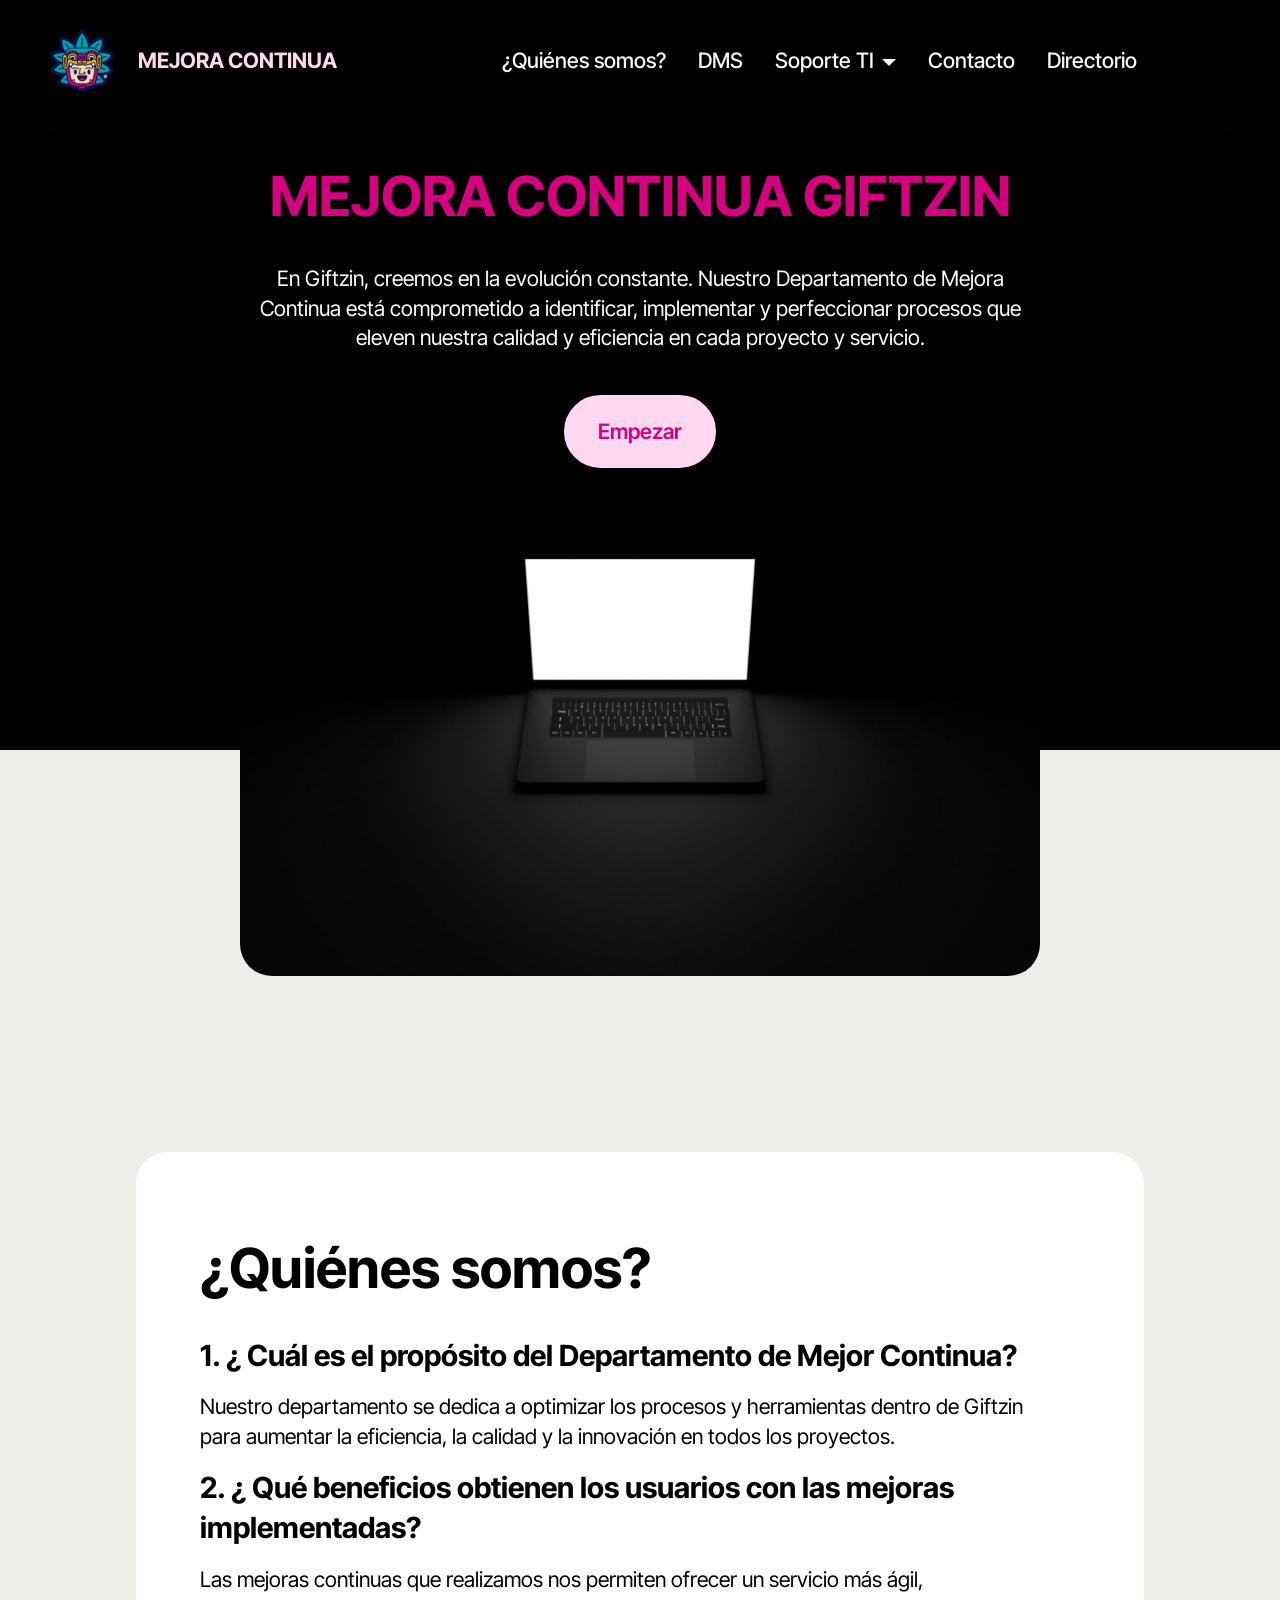
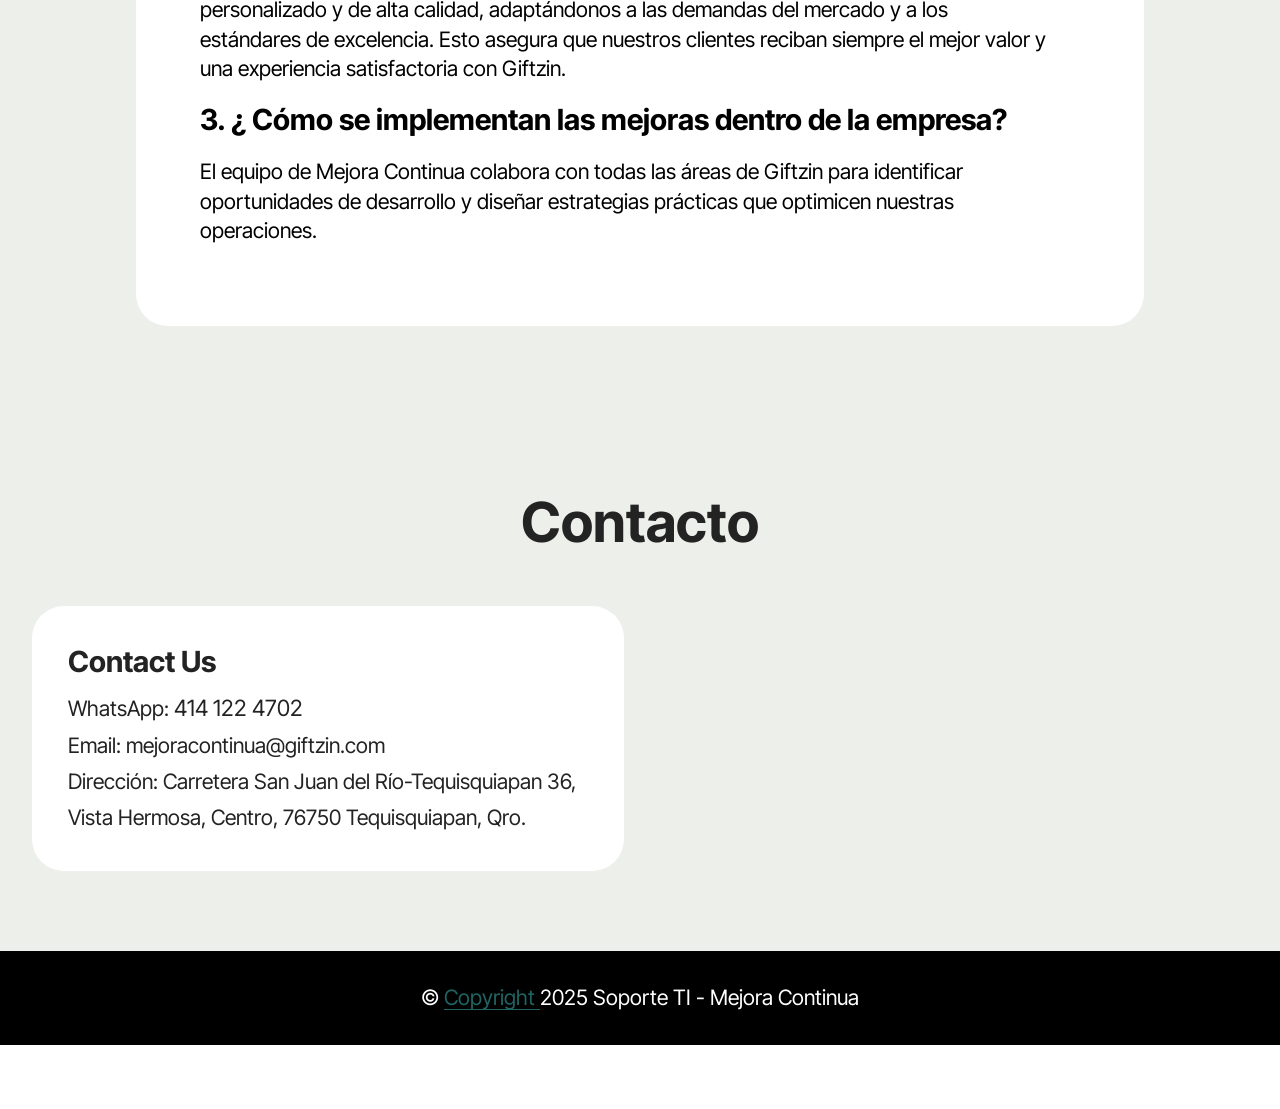
<file: index.html>
<!DOCTYPE html>
<html  >
<head>
  <!-- Site made with Mobirise Website Builder v5.9.18, https://mobirise.com -->
  <meta charset="UTF-8">
  <meta http-equiv="X-UA-Compatible" content="IE=edge">
  <meta name="generator" content="Mobirise v5.9.18, mobirise.com">
  <meta name="viewport" content="width=device-width, initial-scale=1, minimum-scale=1">
  <link rel="shortcut icon" href="assets/images/logos-128x128.png" type="image/x-icon">
  <meta name="description" content="">
  
  
  <title>MEJORA CONTINUA GIFTZIN</title>
  <link rel="stylesheet" href="assets/web/assets/mobirise-icons2/mobirise2.css">
  <link rel="stylesheet" href="assets/bootstrap/css/bootstrap.min.css">
  <link rel="stylesheet" href="assets/bootstrap/css/bootstrap-grid.min.css">
  <link rel="stylesheet" href="assets/bootstrap/css/bootstrap-reboot.min.css">
  <link rel="stylesheet" href="assets/animatecss/animate.css">
  <link rel="stylesheet" href="assets/dropdown/css/style.css">
  <link rel="stylesheet" href="assets/theme/css/style.css">
  <link rel="preload" href="https://fonts.googleapis.com/css?family=Inter+Tight:100,200,300,400,500,600,700,800,900,100i,200i,300i,400i,500i,600i,700i,800i,900i&display=swap" as="style" onload="this.onload=null;this.rel='stylesheet'">
  <noscript><link rel="stylesheet" href="https://fonts.googleapis.com/css?family=Inter+Tight:100,200,300,400,500,600,700,800,900,100i,200i,300i,400i,500i,600i,700i,800i,900i&display=swap"></noscript>
  <link rel="preload" as="style" href="assets/mobirise/css/mbr-additional.css?v=OQVVja"><link rel="stylesheet" href="assets/mobirise/css/mbr-additional.css?v=OQVVja" type="text/css">

  
  
  
</head>
<body>
  
  <section data-bs-version="5.1" class="menu menu1 cid-upVINcg5N7" once="menu" id="menu01-0">
	

	<nav class="navbar navbar-dropdown navbar-fixed-top navbar-expand-lg">
		<div class="container">
			<div class="navbar-brand">
				<span class="navbar-logo">
					<a href="https://mobiri.se">
						<img src="assets/images/logo-96x96.png" alt="Mobirise Website Builder" style="height: 5rem;">
					</a>
				</span>
				<span class="navbar-caption-wrap"><a class="navbar-caption text-secondary display-4">MEJORA CONTINUA</a></span>
			</div>
			<button class="navbar-toggler" type="button" data-toggle="collapse" data-bs-toggle="collapse" data-target="#navbarSupportedContent" data-bs-target="#navbarSupportedContent" aria-controls="navbarNavAltMarkup" aria-expanded="false" aria-label="Toggle navigation">
				<div class="hamburger">
					<span></span>
					<span></span>
					<span></span>
					<span></span>
				</div>
			</button>
			<div class="collapse navbar-collapse" id="navbarSupportedContent">
				<ul class="navbar-nav nav-dropdown nav-right" data-app-modern-menu="true"><li class="nav-item"><a class="nav-link link text-white text-primary show display-4" href="index.html#article07-n">¿Quiénes somos?</a></li><li class="nav-item"><a class="nav-link link text-white text-primary display-4" href="https://mejoracontinuagiftzin.github.io/MCDMS/" aria-expanded="false">DMS</a></li><li class="nav-item dropdown"><a class="nav-link link text-white dropdown-toggle display-4" href="https://mobiri.se" aria-expanded="false" data-toggle="dropdown-submenu" data-bs-toggle="dropdown" data-bs-auto-close="outside">Soporte TI</a><div class="dropdown-menu" aria-labelledby="dropdown-337"><a class="text-white dropdown-item text-primary display-4" href="https://docs.google.com/forms/d/e/1FAIpQLScKM3vpqnV5g_jiFnWjlTfqEybum1zKxJJAw9XuYOEBduHWBA/viewform" target="_blank">HelpDesk</a><a class="text-white dropdown-item text-primary display-4" href="https://docs.google.com/spreadsheets/d/1TOBV_ngwaiSyJLo2yYcpesSBtLEjJK60fxxVEnA3S5Q/edit?usp=sharing" target="_blank">Accesos</a></div></li><li class="nav-item"><a class="nav-link link show text-white text-primary display-4" href="index.html#contacts02-l">Contacto</a></li><li class="nav-item"><a class="nav-link link show text-white text-primary display-4" href="https://directorio-giftzin.onrender.com" target="_blank">Directorio</a></li></ul>
				
				
			</div>
		</div>
	</nav>
</section>

<section data-bs-version="5.1" class="header5 cid-urRnOJHcRQ" id="header05-k">
	

	
	
	<div class="topbg"></div>
	<div class="align-center container-fluid">
		<div class="row justify-content-center">
			<div class="col-md-12 content-head">
				<h1 class="mbr-section-title mbr-fonts-style mb-4 display-2"><strong>MEJORA CONTINUA GIFTZIN</strong></h1>
				<p class="mbr-text mbr-fonts-style mb-4 display-7">En Giftzin, creemos en la evolución constante. Nuestro Departamento de Mejora Continua está comprometido a identificar, implementar y perfeccionar procesos que eleven nuestra calidad y eficiencia en cada proyecto y servicio.<br></p>
				<div class="mbr-section-btn mt-3"><a class="btn btn-secondary display-7" href="index.html#article07-n">Empezar</a></div>
			</div>
		</div>
		<div class="row mt-5 justify-content-center">
			<div class="col-12 col-lg-8">
				<img src="assets/images/mbr-1604x902.jpg" alt="Mobirise Website Builder" title="">
			</div>
		</div>
	</div>
</section>

<section data-bs-version="5.1" class="article07 cid-uG0cU03Qhp" id="article07-n">
  

  
  
  <div class="container">
    <div class="row justify-content-center">
      <div class="card col-md-12 col-lg-10">
        <div class="card-wrapper">
          <h3 class="card-title mbr-fonts-style mbr-white mt-3 mb-4 display-2">
            <strong>¿Quiénes somos?</strong></h3>
          <div class="row card-box align-left">
            <div class="item features-without-image col-12">
              <div class="item-wrapper">
                <h4 class="mbr-section-subtitle mbr-fonts-style mb-3 display-5">
                  <strong>1. ¿ Cuál es el propósito del Departamento de Mejor Continua?</strong></h4>
                <p class="mbr-text mbr-fonts-style display-7">
                  Nuestro departamento se dedica a optimizar los procesos y herramientas dentro de Giftzin para aumentar la eficiencia, la calidad y la innovación en todos los proyectos.
                </p>
              </div>
            </div>
            <div class="item features-without-image col-12">
              <div class="item-wrapper">
                <h4 class="mbr-section-subtitle mbr-fonts-style mb-3 display-5">
                  <strong>2. ¿ Qué beneficios obtienen los usuarios con las mejoras implementadas?</strong></h4>
                <p class="mbr-text mbr-fonts-style display-7">
                  Las mejoras continuas que realizamos nos permiten ofrecer un servicio más ágil, personalizado y de alta calidad, adaptándonos a las demandas del mercado y a los estándares de excelencia. Esto asegura que nuestros clientes reciban siempre el mejor valor y una experiencia satisfactoria con Giftzin.
                </p>
              </div>
            </div>
            <div class="item features-without-image col-12">
              <div class="item-wrapper">
                <h4 class="mbr-section-subtitle mbr-fonts-style mb-3 display-5">
                  <strong>3. ¿ Cómo se implementan las mejoras dentro de la empresa?</strong></h4>
                <p class="mbr-text mbr-fonts-style display-7">
                  El equipo de Mejora Continua colabora con todas las áreas de Giftzin para identificar oportunidades de desarrollo y diseñar estrategias prácticas que optimicen nuestras operaciones.
                </p>
              </div>
            </div>
            
          </div>
          
        </div>
      </div>
    </div>
  </div>
</section>

<section data-bs-version="5.1" class="contacts02 map1 cid-uFVYTq3j11" id="contacts02-l">

    

    
    <div class="container">
        <div class="row justify-content-center">
            <div class="col-12 content-head">
                <div class="mbr-section-head mb-5">
                    <h3 class="mbr-section-title mbr-fonts-style align-center mb-0 display-2">
                        <strong>Contacto</strong></h3>
                    
                </div>
            </div>
        </div>
        <div class="row justify-content-center">
            <div class="card col-12 col-md-12 col-lg-6">
                <div class="card-wrapper">
                    <div class="text-wrapper">
                        <h5 class="cardTitle mbr-fonts-style mb-2 display-5">
                            <strong>Contact Us</strong>
                        </h5>
                        <ul class="list mbr-fonts-style display-7">
                            <li class="mbr-text item-wrap">WhatsApp: <span style="font-size: 1.4rem;">414 122 4702</span></li>
                            <li class="mbr-text item-wrap">Email: mejoracontinua@giftzin.com</li>
                            <li class="mbr-text item-wrap">Dirección: Carretera San Juan del Río-Tequisquiapan 36, Vista Hermosa, Centro, 76750 Tequisquiapan, Qro.</li>
                        </ul>
                    </div>
                </div>
            </div>
            <div class="map-wrapper col-md-12 col-lg-6">
                <div class="google-map"><iframe frameborder="0" style="border:0" src="https://www.google.com/maps/embed?pb=!1m18!1m12!1m3!1d3736.74459781163!2d-99.9010287!3d20.5166936!2m3!1f0!2f0!3f0!3m2!1i1024!2i768!4f13.1!3m3!1m2!1s0x85d39e021221fbdf%3A0xa423d6a7bac701ab!2sGiftzin%20Home!5e0!3m2!1ses!2smx!4v1742487984937!5m2!1ses!2smx" allowfullscreen=""></iframe></div>
            </div>
        </div>
    </div>
</section>

<section data-bs-version="5.1" class="footer4 cid-upVTVTk653" once="footers" id="footer04-a">

    

    

    <div class="container">
        <div class="media-container-row align-center mbr-white">
            <div class="col-12">
                <p class="mbr-text mb-0 mbr-fonts-style display-7">
                    © <em><a href="https://alejandronetaleex.github.io/" class="text-primary" target="_blank">Copyright </a></em>2025 Soporte TI - Mejora Continua</p>
            </div>
        </div>
    </div>
</section><section class="display-7" style="padding: 0;align-items: center;justify-content: center;flex-wrap: wrap;    align-content: center;display: flex;position: relative;height: 4rem;"><a href="https://mobiri.se/3147832" style="flex: 1 1;height: 4rem;position: absolute;width: 100%;z-index: 1;"><img alt="" style="height: 4rem;" src="[data-uri]"></a><p style="margin: 0;text-align: center;" class="display-7">&#8204;</p><a style="z-index:1" href="https://mobirise.com"> Website Building Software</a></section><script src="assets/bootstrap/js/bootstrap.bundle.min.js"></script>  <script src="assets/smoothscroll/smooth-scroll.js"></script>  <script src="assets/ytplayer/index.js"></script>  <script src="assets/dropdown/js/navbar-dropdown.js"></script>  <script src="assets/theme/js/script.js"></script>  
  
  
 <div id="scrollToTop" class="scrollToTop mbr-arrow-up"><a style="text-align: center;"><i class="mbr-arrow-up-icon mbr-arrow-up-icon-cm cm-icon cm-icon-smallarrow-up"></i></a></div>
    <input name="animation" type="hidden">
  </body>
</html>
</file>
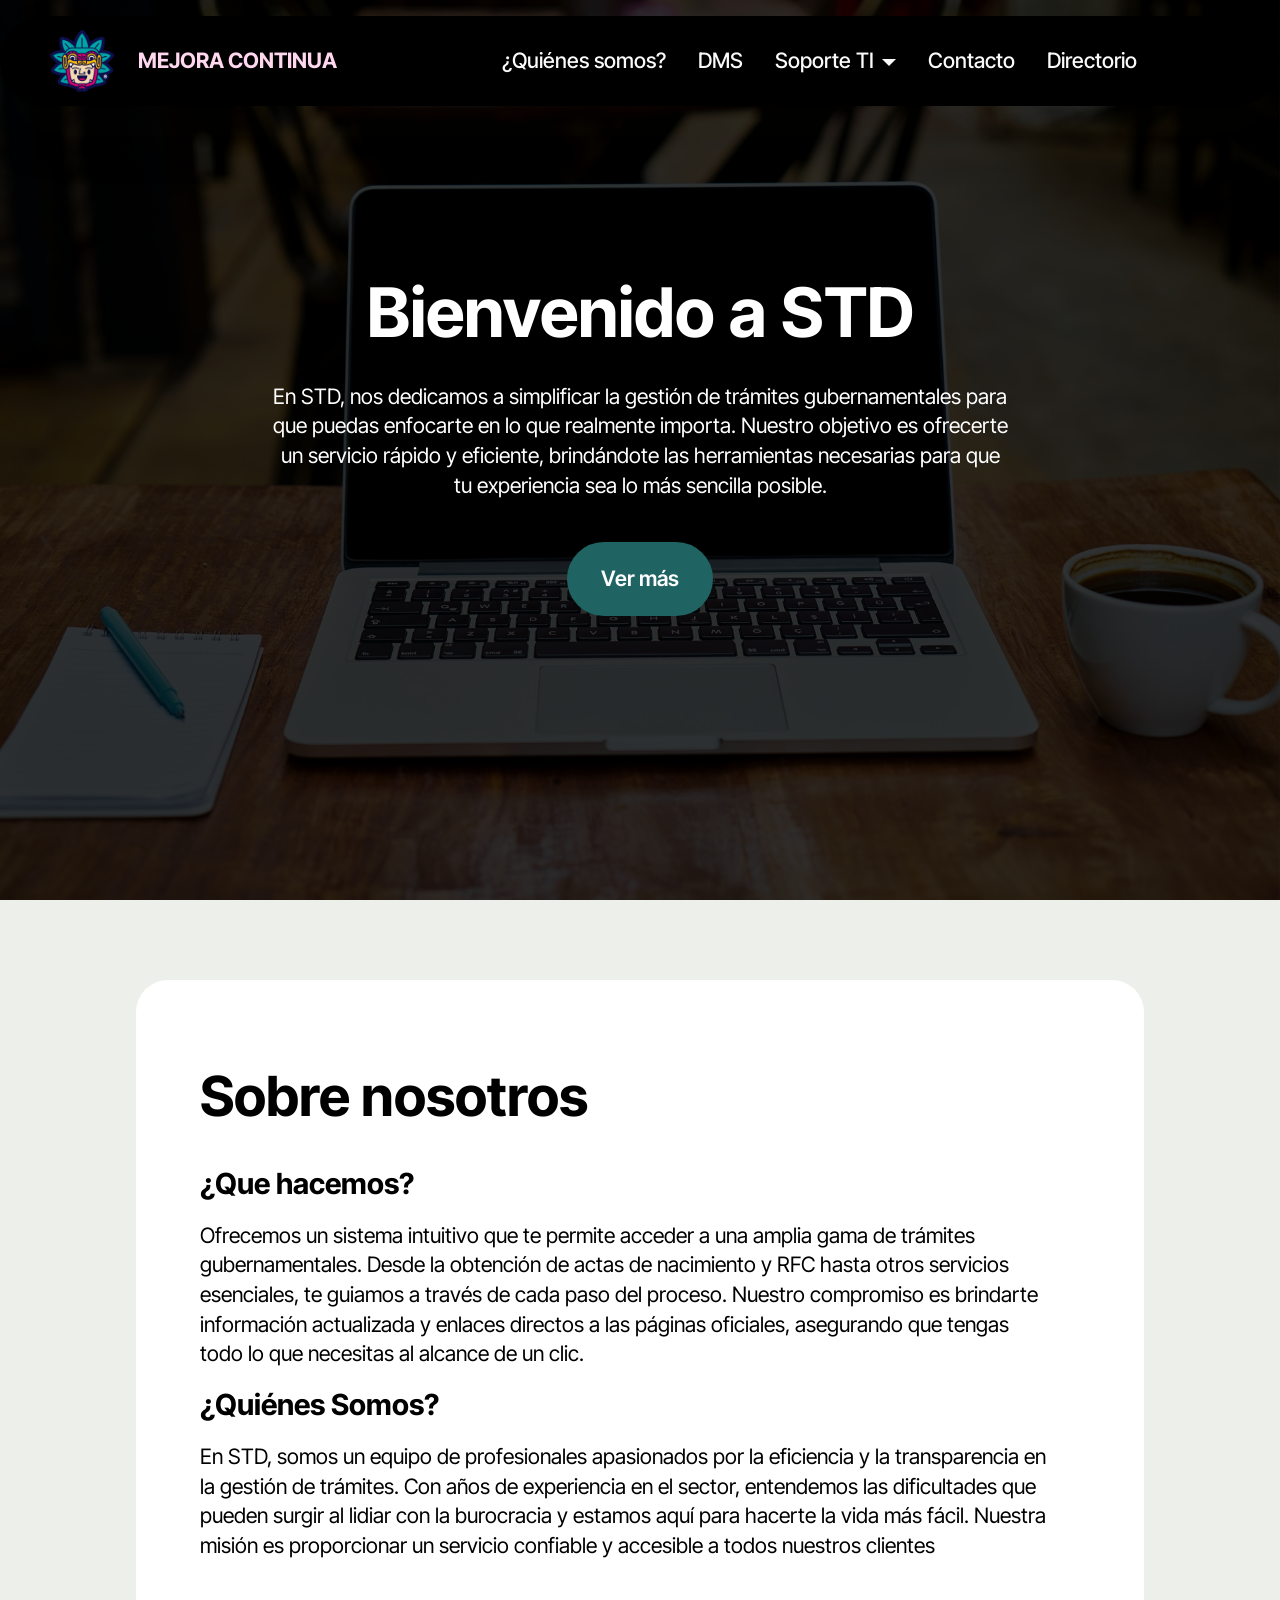
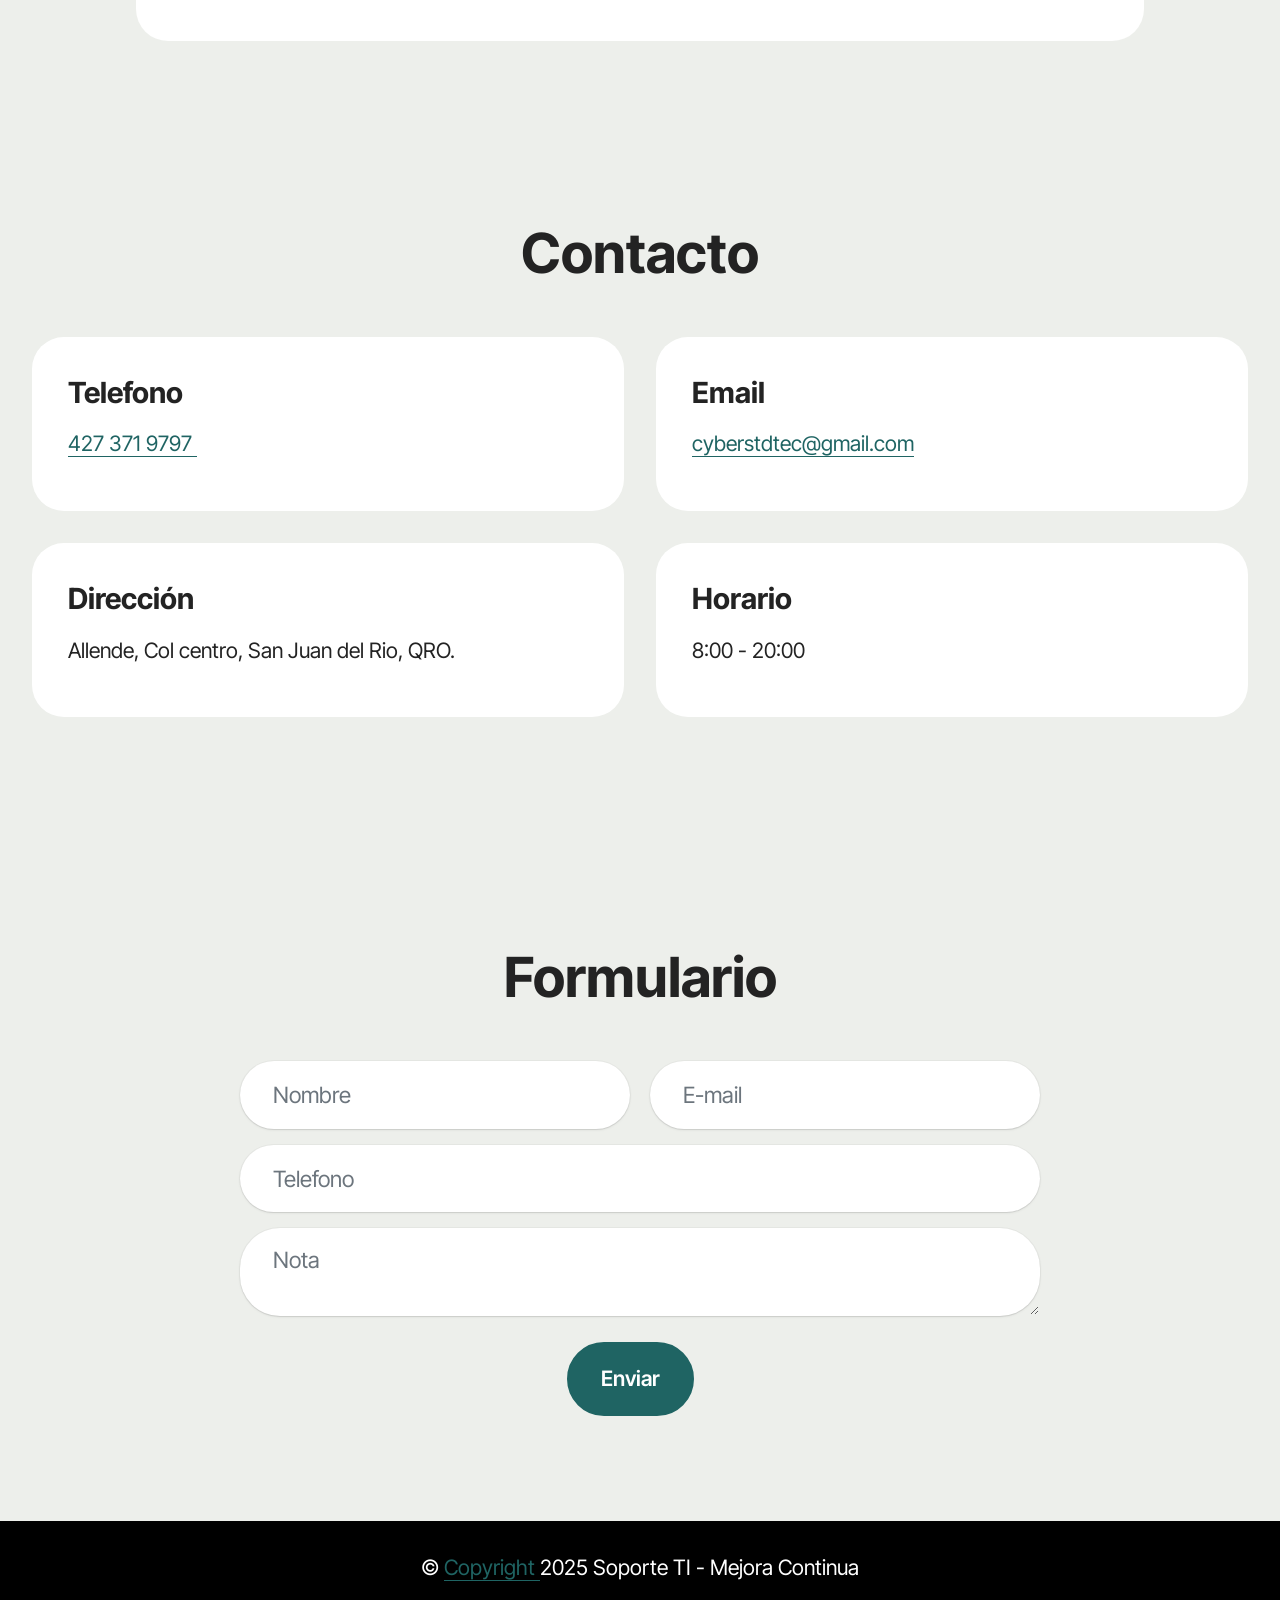
<file: page1.html>
<!DOCTYPE html>
<html  >
<head>
  <!-- Site made with Mobirise Website Builder v5.9.18, https://mobirise.com -->
  <meta charset="UTF-8">
  <meta http-equiv="X-UA-Compatible" content="IE=edge">
  <meta name="generator" content="Mobirise v5.9.18, mobirise.com">
  <meta name="viewport" content="width=device-width, initial-scale=1, minimum-scale=1">
  <link rel="shortcut icon" href="assets/images/logos-128x128.png" type="image/x-icon">
  <meta name="description" content="">
  
  
  
  <link rel="stylesheet" href="assets/web/assets/mobirise-icons2/mobirise2.css">
  <link rel="stylesheet" href="assets/bootstrap/css/bootstrap.min.css">
  <link rel="stylesheet" href="assets/bootstrap/css/bootstrap-grid.min.css">
  <link rel="stylesheet" href="assets/bootstrap/css/bootstrap-reboot.min.css">
  <link rel="stylesheet" href="assets/parallax/jarallax.css">
  <link rel="stylesheet" href="assets/animatecss/animate.css">
  <link rel="stylesheet" href="assets/dropdown/css/style.css">
  <link rel="stylesheet" href="assets/theme/css/style.css">
  <link rel="preload" href="https://fonts.googleapis.com/css?family=Inter+Tight:100,200,300,400,500,600,700,800,900,100i,200i,300i,400i,500i,600i,700i,800i,900i&display=swap" as="style" onload="this.onload=null;this.rel='stylesheet'">
  <noscript><link rel="stylesheet" href="https://fonts.googleapis.com/css?family=Inter+Tight:100,200,300,400,500,600,700,800,900,100i,200i,300i,400i,500i,600i,700i,800i,900i&display=swap"></noscript>
  <link rel="preload" as="style" href="assets/mobirise/css/mbr-additional.css?v=QZ4cRK"><link rel="stylesheet" href="assets/mobirise/css/mbr-additional.css?v=QZ4cRK" type="text/css">

  
  
  
</head>
<body>
  
  <section data-bs-version="5.1" class="menu menu1 cid-upYDsikl77" once="menu" id="menu01-b">
	

	<nav class="navbar navbar-dropdown navbar-fixed-top navbar-expand-lg">
		<div class="container">
			<div class="navbar-brand">
				<span class="navbar-logo">
					<a href="https://mobiri.se">
						<img src="assets/images/logo-96x96.png" alt="Mobirise Website Builder" style="height: 5rem;">
					</a>
				</span>
				<span class="navbar-caption-wrap"><a class="navbar-caption text-secondary display-4">MEJORA CONTINUA</a></span>
			</div>
			<button class="navbar-toggler" type="button" data-toggle="collapse" data-bs-toggle="collapse" data-target="#navbarSupportedContent" data-bs-target="#navbarSupportedContent" aria-controls="navbarNavAltMarkup" aria-expanded="false" aria-label="Toggle navigation">
				<div class="hamburger">
					<span></span>
					<span></span>
					<span></span>
					<span></span>
				</div>
			</button>
			<div class="collapse navbar-collapse" id="navbarSupportedContent">
				<ul class="navbar-nav nav-dropdown nav-right" data-app-modern-menu="true"><li class="nav-item"><a class="nav-link link text-white text-primary show display-4" href="index.html#article07-n">¿Quiénes somos?</a></li><li class="nav-item"><a class="nav-link link text-white text-primary display-4" href="https://mejoracontinuagiftzin.github.io/MCDMS/" aria-expanded="false">DMS</a></li><li class="nav-item dropdown open"><a class="nav-link link text-white dropdown-toggle display-4" href="https://mobiri.se" aria-expanded="false" data-toggle="dropdown-submenu" data-bs-toggle="dropdown" data-bs-auto-close="outside">Soporte TI</a><div class="dropdown-menu" aria-labelledby="dropdown-337"><a class="text-white dropdown-item text-primary display-4" href="https://docs.google.com/forms/d/e/1FAIpQLScKM3vpqnV5g_jiFnWjlTfqEybum1zKxJJAw9XuYOEBduHWBA/viewform" target="_blank">HelpDesk</a><a class="text-white dropdown-item text-primary display-4" href="https://docs.google.com/spreadsheets/d/1TOBV_ngwaiSyJLo2yYcpesSBtLEjJK60fxxVEnA3S5Q/edit?usp=sharing" target="_blank">Accesos</a></div></li><li class="nav-item"><a class="nav-link link show text-white text-primary display-4" href="index.html#contacts02-l">Contacto</a></li><li class="nav-item"><a class="nav-link link show text-white text-primary display-4" href="https://directorio-giftzin.onrender.com" target="_blank">Directorio</a></li></ul>
				
				
			</div>
		</div>
	</nav>
</section>

<section data-bs-version="5.1" class="header09 startm5 cid-upYDsjyNje mbr-fullscreen mbr-parallax-background" id="header09-c">	
    
	<div class="mbr-overlay" style="opacity: 0.8; background-color: rgb(0, 0, 0);"></div>
	
	<div class="container-fluid">
		<div class="row">
			<div class="content-wrap col-12 col-md-8">
				<h1 class="mbr-section-title mbr-fonts-style mbr-white mb-4 display-1"><strong>Bienvenido a STD</strong></h1>
				
				<p class="mbr-fonts-style mbr-text mbr-white mb-4 display-7">En STD, nos dedicamos a simplificar la gestión de trámites gubernamentales para que puedas enfocarte en lo que realmente importa. Nuestro objetivo es ofrecerte un servicio rápido y eficiente, brindándote las herramientas necesarias para que tu experiencia sea lo más sencilla posible.</p>
				<div class="mbr-section-btn"><a class="btn btn-primary display-7" href="index.html#article07-8">Ver más</a></div>
			</div>
		</div>
	</div>
</section>

<section data-bs-version="5.1" class="article07 cid-upYDskMJR7" id="article07-d">
  

  
  
  <div class="container">
    <div class="row justify-content-center">
      <div class="card col-md-12 col-lg-10">
        <div class="card-wrapper">
          <h3 class="card-title mbr-fonts-style mbr-white mt-3 mb-4 display-2">
            <strong>Sobre nosotros</strong></h3>
          <div class="row card-box align-left">
            <div class="item features-without-image col-12">
              <div class="item-wrapper">
                <h4 class="mbr-section-subtitle mbr-fonts-style mb-3 display-5">
                  <strong>¿Que hacemos?</strong></h4>
                <p class="mbr-text mbr-fonts-style display-7">
                  Ofrecemos un sistema intuitivo que te permite acceder a una amplia gama de trámites gubernamentales. Desde la obtención de actas de nacimiento y RFC hasta otros servicios esenciales, te guiamos a través de cada paso del proceso. Nuestro compromiso es brindarte información actualizada y enlaces directos a las páginas oficiales, asegurando que tengas todo lo que necesitas al alcance de un clic.
                </p>
              </div>
            </div>
            <div class="item features-without-image col-12">
              <div class="item-wrapper">
                <h4 class="mbr-section-subtitle mbr-fonts-style mb-3 display-5"><strong>¿Quiénes Somos?</strong></h4>
                <p class="mbr-text mbr-fonts-style display-7">En STD, somos un equipo de profesionales apasionados por la eficiencia y la transparencia en la gestión de trámites. Con años de experiencia en el sector, entendemos las dificultades que pueden surgir al lidiar con la burocracia y estamos aquí para hacerte la vida más fácil. Nuestra misión es proporcionar un servicio confiable y accesible a todos nuestros clientes</p>
              </div>
            </div>
            
            
          </div>
          
        </div>
      </div>
    </div>
  </div>
</section>

<section data-bs-version="5.1" class="contacts01 cid-upYDslKekl" id="contacts01-e">
    

    
    
    <div class="container">
        <div class="row justify-content-center">
            <div class="col-12 content-head">
                <div class="mbr-section-head mb-5">
                    <h3 class="mbr-section-title mbr-fonts-style align-center mb-0 display-2">
                        <strong>Contacto</strong></h3>
                    
                </div>
            </div>
        </div>
        <div class="row">
            <div class="item features-without-image col-12 col-md-6 active">
                <div class="item-wrapper">
                    <div class="text-wrapper">
                        <h6 class="card-title mbr-fonts-style mb-3 display-5">
                            <strong>Telefono</strong></h6>
                        <p class="mbr-text mbr-fonts-style display-7"><a href="https://wa.me/524273719797" class="text-primary">427 371 9797&nbsp;</a></p>
                    </div>
                </div>
            </div>
            <div class="item features-without-image col-12 col-md-6">
                <div class="item-wrapper">
                    <div class="text-wrapper">
                        <h6 class="card-title mbr-fonts-style mb-3 display-5">
                            <strong>Email</strong>
                        </h6>
                        <p class="mbr-text mbr-fonts-style display-7"><a href="mailto:cyberstdtec@gmail.com" class="text-primary">cyberstdtec@gmail.com</a></p>
                    </div>
                </div>
            </div>
            <div class="item features-without-image col-12 col-md-6">
                <div class="item-wrapper">
                    <div class="text-wrapper">
                        <h6 class="card-title mbr-fonts-style mb-3 display-5">
                            <strong>Dirección</strong></h6>
                        <p class="mbr-text mbr-fonts-style display-7">
                            Allende, Col centro, San Juan del Rio, QRO.</p>
                    </div>
                </div>
            </div>
            <div class="item features-without-image col-12 col-md-6">
                <div class="item-wrapper">
                    <div class="text-wrapper">
                        <h6 class="card-title mbr-fonts-style mb-3 display-5"><strong>Horario</strong></h6>
                        <p class="mbr-text mbr-fonts-style display-7">8:00 - 20:00</p>
                    </div>
                </div>
            </div>
        </div>
    </div>
</section>

<section data-bs-version="5.1" class="form5 cid-upYDsmHbOY" id="form02-f">
    
    
    <div class="container">
        <div class="row justify-content-center">
            <div class="col-12 content-head">
                <div class="mbr-section-head mb-5">
                    <h3 class="mbr-section-title mbr-fonts-style align-center mb-0 display-2">
                        <strong>Formulario</strong></h3>
                    
                </div>
            </div>
        </div>
        <div class="row justify-content-center">
            <div class="col-lg-8 mx-auto mbr-form" data-form-type="formoid">
                <form action="https://mobirise.eu/" method="POST" class="mbr-form form-with-styler" data-form-title="Form Name"><input type="hidden" name="email" data-form-email="true" value="jJxS5n0jvrfThLOvHkQGtG4tcLMBfID6SR1+DI/YY7Fs6x/dNMV0g72whoodYzxZeCesHKBdYDnqD6llpehMPICYkQrMP9QoLKq0mOR01V4jmIzwiIwMxCRd/nbHzCXG">
                    <div class="row">
                        <div hidden="hidden" data-form-alert="" class="alert alert-success col-12">Gracias por ponerte en contacto con nosotros, en breve nos comunicaremos contigo.</div>
                        <div hidden="hidden" data-form-alert-danger="" class="alert alert-danger col-12">
                            Oops...! some problem!
                        </div>
                    </div>
                    <div class="dragArea row">
                        <div class="col-md col-sm-12 form-group mb-3" data-for="name">
                            <input type="text" name="name" placeholder="Nombre" data-form-field="name" class="form-control" value="" id="name-form02-f">
                        </div>
                        <div class="col-md col-sm-12 form-group mb-3" data-for="email">
                            <input type="email" name="email" placeholder="E-mail" data-form-field="email" class="form-control" value="" id="email-form02-f">
                        </div>
                        <div class="col-12 form-group mb-3" data-for="phone">
                            <input type="tel" name="phone" placeholder="Telefono" data-form-field="phone" class="form-control" value="" id="phone-form02-f">
                        </div>
                        <div class="col-12 form-group mb-3" data-for="textarea">
                            <textarea name="textarea" placeholder="Nota" data-form-field="textarea" class="form-control" id="textarea-form02-f"></textarea>
                        </div>
                        <div class="col-lg-12 col-md-12 col-sm-12 align-center mbr-section-btn"><button type="submit" class="btn btn-primary display-7">Enviar</button></div>
                    </div>
                </form>
            </div>
        </div>
    </div>
</section>

<section data-bs-version="5.1" class="footer4 cid-upYDsnDfOE" once="footers" id="footer04-g">

    

    

    <div class="container">
        <div class="media-container-row align-center mbr-white">
            <div class="col-12">
                <p class="mbr-text mb-0 mbr-fonts-style display-7">
                    © <em><a href="https://alejandronetaleex.github.io/" class="text-primary" target="_blank">Copyright </a></em>2025 Soporte TI - Mejora Continua</p>
            </div>
        </div>
    </div>
</section><section class="display-7" style="padding: 0;align-items: center;justify-content: center;flex-wrap: wrap;    align-content: center;display: flex;position: relative;height: 4rem;"><a href="https://mobiri.se/3147832" style="flex: 1 1;height: 4rem;position: absolute;width: 100%;z-index: 1;"><img alt="" style="height: 4rem;" src="[data-uri]"></a><p style="margin: 0;text-align: center;" class="display-7">&#8204;</p><a style="z-index:1" href="https://mobirise.com"> Website Software</a></section><script src="assets/bootstrap/js/bootstrap.bundle.min.js"></script>  <script src="assets/parallax/jarallax.js"></script>  <script src="assets/smoothscroll/smooth-scroll.js"></script>  <script src="assets/ytplayer/index.js"></script>  <script src="assets/dropdown/js/navbar-dropdown.js"></script>  <script src="assets/theme/js/script.js"></script>  <script src="assets/formoid/formoid.min.js"></script>  
  
  
 <div id="scrollToTop" class="scrollToTop mbr-arrow-up"><a style="text-align: center;"><i class="mbr-arrow-up-icon mbr-arrow-up-icon-cm cm-icon cm-icon-smallarrow-up"></i></a></div>
    <input name="animation" type="hidden">
  </body>
</html>
</file>
<file: assets/web/assets/mobirise-icons2/mobirise2.css>
@font-face {
  font-family: 'Moririse2';
  font-display: swap;
  src:  url('mobirise2.eot?f2bix4');
  src:  url('mobirise2.eot?f2bix4#iefix') format('embedded-opentype'),
    url('mobirise2.ttf?f2bix4') format('truetype'),
    url('mobirise2.woff?f2bix4') format('woff'),
    url('mobirise2.svg?f2bix4#mobirise2') format('svg');
  font-weight: normal;
  font-style: normal;
}

[class^="mobi-"], [class*=" mobi-"] {
  /* use !important to prevent issues with browser extensions that change fonts */
  font-family: 'Moririse2' !important;
  speak: none;
  font-style: normal;
  font-weight: normal;
  font-variant: normal;
  text-transform: none;
  line-height: 1;

  /* Better Font Rendering =========== */
  -webkit-font-smoothing: antialiased;
  -moz-osx-font-smoothing: grayscale;
}

.mobi-mbri-add-submenu:before {
  content: "\e900";
}
.mobi-mbri-alert:before {
  content: "\e901";
}
.mobi-mbri-align-center:before {
  content: "\e902";
}
.mobi-mbri-align-justify:before {
  content: "\e903";
}
.mobi-mbri-align-left:before {
  content: "\e904";
}
.mobi-mbri-align-right:before {
  content: "\e905";
}
.mobi-mbri-android:before {
  content: "\e906";
}
.mobi-mbri-apple:before {
  content: "\e907";
}
.mobi-mbri-arrow-down:before {
  content: "\e908";
}
.mobi-mbri-arrow-next:before {
  content: "\e909";
}
.mobi-mbri-arrow-prev:before {
  content: "\e90a";
}
.mobi-mbri-arrow-up:before {
  content: "\e90b";
}
.mobi-mbri-bold:before {
  content: "\e90c";
}
.mobi-mbri-bookmark:before {
  content: "\e90d";
}
.mobi-mbri-bootstrap:before {
  content: "\e90e";
}
.mobi-mbri-briefcase:before {
  content: "\e90f";
}
.mobi-mbri-browse:before {
  content: "\e910";
}
.mobi-mbri-bulleted-list:before {
  content: "\e911";
}
.mobi-mbri-calendar:before {
  content: "\e912";
}
.mobi-mbri-camera:before {
  content: "\e913";
}
.mobi-mbri-cart-add:before {
  content: "\e914";
}
.mobi-mbri-cart-full:before {
  content: "\e915";
}
.mobi-mbri-cash:before {
  content: "\e916";
}
.mobi-mbri-change-style:before {
  content: "\e917";
}
.mobi-mbri-chat:before {
  content: "\e918";
}
.mobi-mbri-clock:before {
  content: "\e919";
}
.mobi-mbri-close:before {
  content: "\e91a";
}
.mobi-mbri-cloud:before {
  content: "\e91b";
}
.mobi-mbri-code:before {
  content: "\e91c";
}
.mobi-mbri-contact-form:before {
  content: "\e91d";
}
.mobi-mbri-credit-card:before {
  content: "\e91e";
}
.mobi-mbri-cursor-click:before {
  content: "\e91f";
}
.mobi-mbri-cust-feedback:before {
  content: "\e920";
}
.mobi-mbri-database:before {
  content: "\e921";
}
.mobi-mbri-delivery:before {
  content: "\e922";
}
.mobi-mbri-desktop:before {
  content: "\e923";
}
.mobi-mbri-devices:before {
  content: "\e924";
}
.mobi-mbri-down:before {
  content: "\e925";
}
.mobi-mbri-download-2:before {
  content: "\e926";
}
.mobi-mbri-download:before {
  content: "\e927";
}
.mobi-mbri-drag-n-drop-2:before {
  content: "\e928";
}
.mobi-mbri-drag-n-drop:before {
  content: "\e929";
}
.mobi-mbri-edit-2:before {
  content: "\e92a";
}
.mobi-mbri-edit:before {
  content: "\e92b";
}
.mobi-mbri-error:before {
  content: "\e92c";
}
.mobi-mbri-extension:before {
  content: "\e92d";
}
.mobi-mbri-features:before {
  content: "\e92e";
}
.mobi-mbri-file:before {
  content: "\e92f";
}
.mobi-mbri-flag:before {
  content: "\e930";
}
.mobi-mbri-folder:before {
  content: "\e931";
}
.mobi-mbri-gift:before {
  content: "\e932";
}
.mobi-mbri-github:before {
  content: "\e933";
}
.mobi-mbri-globe-2:before {
  content: "\e934";
}
.mobi-mbri-globe:before {
  content: "\e935";
}
.mobi-mbri-growing-chart:before {
  content: "\e936";
}
.mobi-mbri-hearth:before {
  content: "\e937";
}
.mobi-mbri-help:before {
  content: "\e938";
}
.mobi-mbri-home:before {
  content: "\e939";
}
.mobi-mbri-hot-cup:before {
  content: "\e93a";
}
.mobi-mbri-idea:before {
  content: "\e93b";
}
.mobi-mbri-image-gallery:before {
  content: "\e93c";
}
.mobi-mbri-image-slider:before {
  content: "\e93d";
}
.mobi-mbri-info:before {
  content: "\e93e";
}
.mobi-mbri-italic:before {
  content: "\e93f";
}
.mobi-mbri-key:before {
  content: "\e940";
}
.mobi-mbri-laptop:before {
  content: "\e941";
}
.mobi-mbri-layers:before {
  content: "\e942";
}
.mobi-mbri-left-right:before {
  content: "\e943";
}
.mobi-mbri-left:before {
  content: "\e944";
}
.mobi-mbri-letter:before {
  content: "\e945";
}
.mobi-mbri-like:before {
  content: "\e946";
}
.mobi-mbri-link:before {
  content: "\e947";
}
.mobi-mbri-lock:before {
  content: "\e948";
}
.mobi-mbri-login:before {
  content: "\e949";
}
.mobi-mbri-logout:before {
  content: "\e94a";
}
.mobi-mbri-magic-stick:before {
  content: "\e94b";
}
.mobi-mbri-map-pin:before {
  content: "\e94c";
}
.mobi-mbri-menu:before {
  content: "\e94d";
}
.mobi-mbri-mobile-2:before {
  content: "\e94e";
}
.mobi-mbri-mobile-horizontal:before {
  content: "\e94f";
}
.mobi-mbri-mobile:before {
  content: "\e950";
}
.mobi-mbri-mobirise:before {
  content: "\e951";
}
.mobi-mbri-more-horizontal:before {
  content: "\e952";
}
.mobi-mbri-more-vertical:before {
  content: "\e953";
}
.mobi-mbri-music:before {
  content: "\e954";
}
.mobi-mbri-new-file:before {
  content: "\e955";
}
.mobi-mbri-numbered-list:before {
  content: "\e956";
}
.mobi-mbri-opened-folder:before {
  content: "\e957";
}
.mobi-mbri-pages:before {
  content: "\e958";
}
.mobi-mbri-paper-plane:before {
  content: "\e959";
}
.mobi-mbri-paperclip:before {
  content: "\e95a";
}
.mobi-mbri-phone:before {
  content: "\e95b";
}
.mobi-mbri-photo:before {
  content: "\e95c";
}
.mobi-mbri-photos:before {
  content: "\e95d";
}
.mobi-mbri-pin:before {
  content: "\e95e";
}
.mobi-mbri-play:before {
  content: "\e95f";
}
.mobi-mbri-plus:before {
  content: "\e960";
}
.mobi-mbri-preview:before {
  content: "\e961";
}
.mobi-mbri-print:before {
  content: "\e962";
}
.mobi-mbri-protect:before {
  content: "\e963";
}
.mobi-mbri-question:before {
  content: "\e964";
}
.mobi-mbri-quote-left:before {
  content: "\e965";
}
.mobi-mbri-quote-right:before {
  content: "\e966";
}
.mobi-mbri-redo:before {
  content: "\e967";
}
.mobi-mbri-refresh:before {
  content: "\e968";
}
.mobi-mbri-responsive-2:before {
  content: "\e969";
}
.mobi-mbri-responsive:before {
  content: "\e96a";
}
.mobi-mbri-right:before {
  content: "\e96b";
}
.mobi-mbri-rocket:before {
  content: "\e96c";
}
.mobi-mbri-sad-face:before {
  content: "\e96d";
}
.mobi-mbri-sale:before {
  content: "\e96e";
}
.mobi-mbri-save:before {
  content: "\e96f";
}
.mobi-mbri-search:before {
  content: "\e970";
}
.mobi-mbri-setting-2:before {
  content: "\e971";
}
.mobi-mbri-setting-3:before {
  content: "\e972";
}
.mobi-mbri-setting:before {
  content: "\e973";
}
.mobi-mbri-share:before {
  content: "\e974";
}
.mobi-mbri-shopping-bag:before {
  content: "\e975";
}
.mobi-mbri-shopping-basket:before {
  content: "\e976";
}
.mobi-mbri-shopping-cart:before {
  content: "\e977";
}
.mobi-mbri-sites:before {
  content: "\e978";
}
.mobi-mbri-smile-face:before {
  content: "\e979";
}
.mobi-mbri-speed:before {
  content: "\e97a";
}
.mobi-mbri-star:before {
  content: "\e97b";
}
.mobi-mbri-success:before {
  content: "\e97c";
}
.mobi-mbri-sun:before {
  content: "\e97d";
}
.mobi-mbri-sun2:before {
  content: "\e97e";
}
.mobi-mbri-tablet-vertical:before {
  content: "\e97f";
}
.mobi-mbri-tablet:before {
  content: "\e980";
}
.mobi-mbri-target:before {
  content: "\e981";
}
.mobi-mbri-timer:before {
  content: "\e982";
}
.mobi-mbri-to-ftp:before {
  content: "\e983";
}
.mobi-mbri-to-local-drive:before {
  content: "\e984";
}
.mobi-mbri-touch-swipe:before {
  content: "\e985";
}
.mobi-mbri-touch:before {
  content: "\e986";
}
.mobi-mbri-trash:before {
  content: "\e987";
}
.mobi-mbri-underline:before {
  content: "\e988";
}
.mobi-mbri-undo:before {
  content: "\e989";
}
.mobi-mbri-unlink:before {
  content: "\e98a";
}
.mobi-mbri-unlock:before {
  content: "\e98b";
}
.mobi-mbri-up-down:before {
  content: "\e98c";
}
.mobi-mbri-up:before {
  content: "\e98d";
}
.mobi-mbri-update:before {
  content: "\e98e";
}
.mobi-mbri-upload-2:before {
  content: "\e98f";
}
.mobi-mbri-upload:before {
  content: "\e990";
}
.mobi-mbri-user-2:before {
  content: "\e991";
}
.mobi-mbri-user:before {
  content: "\e992";
}
.mobi-mbri-users:before {
  content: "\e993";
}
.mobi-mbri-video-play:before {
  content: "\e994";
}
.mobi-mbri-video:before {
  content: "\e995";
}
.mobi-mbri-watch:before {
  content: "\e996";
}
.mobi-mbri-website-theme-2:before {
  content: "\e997";
}
.mobi-mbri-website-theme:before {
  content: "\e998";
}
.mobi-mbri-wifi:before {
  content: "\e999";
}
.mobi-mbri-windows:before {
  content: "\e99a";
}
.mobi-mbri-zoom-in:before {
  content: "\e99b";
}
.mobi-mbri-zoom-out:before {
  content: "\e99c";
}
</file>
<file: assets/dropdown/css/style.css>
.navbar-dropdown {
  left: 0;
  padding: 0;
  position: absolute;
  right: 0;
  top: 0;
  transition: all 0.45s ease;
  z-index: 1030;
  background: #282828; }
  .navbar-dropdown .navbar-logo {
    margin-right: 0.8rem;
    transition: margin 0.3s ease-in-out;
    vertical-align: middle; }
    .navbar-dropdown .navbar-logo img {
      height: 3.125rem;
      transition: all 0.3s ease-in-out; }
    .navbar-dropdown .navbar-logo.mbr-iconfont {
      font-size: 3.125rem;
      line-height: 3.125rem; }
  .navbar-dropdown .navbar-caption {
    font-weight: 700;
    white-space: normal;
    vertical-align: -4px;
    line-height: 3.125rem !important; }
    .navbar-dropdown .navbar-caption, .navbar-dropdown .navbar-caption:hover {
      color: inherit;
      text-decoration: none; }
  .navbar-dropdown .mbr-iconfont + .navbar-caption {
    vertical-align: -1px; }
  .navbar-dropdown.navbar-fixed-top {
    position: fixed; }
  .navbar-dropdown .navbar-brand span {
    vertical-align: -4px; }
  .navbar-dropdown.bg-color.transparent {
    background: none; }
  .navbar-dropdown.navbar-short .navbar-brand {
    padding: 0.625rem 0; }
    .navbar-dropdown.navbar-short .navbar-brand span {
      vertical-align: -1px; }
  .navbar-dropdown.navbar-short .navbar-caption {
    line-height: 2.375rem !important;
    vertical-align: -2px; }
  .navbar-dropdown.navbar-short .navbar-logo {
    margin-right: 0.5rem; }
    .navbar-dropdown.navbar-short .navbar-logo img {
      height: 2.375rem; }
    .navbar-dropdown.navbar-short .navbar-logo.mbr-iconfont {
      font-size: 2.375rem;
      line-height: 2.375rem; }
  .navbar-dropdown.navbar-short .mbr-table-cell {
    height: 3.625rem; }
  .navbar-dropdown .navbar-close {
    left: 0.6875rem;
    position: fixed;
    top: 0.75rem;
    z-index: 1000; }
  .navbar-dropdown .hamburger-icon {
    content: "";
    display: inline-block;
    vertical-align: middle;
    width: 16px;
    -webkit-box-shadow: 0 -6px 0 1px #282828,0 0 0 1px #282828,0 6px 0 1px #282828;
    -moz-box-shadow: 0 -6px 0 1px #282828,0 0 0 1px #282828,0 6px 0 1px #282828;
    box-shadow: 0 -6px 0 1px #282828,0 0 0 1px #282828,0 6px 0 1px #282828; }

.dropdown-menu .dropdown-toggle[data-toggle="dropdown-submenu"]::after {
  border-bottom: 0.35em solid transparent;
  border-left: 0.35em solid;
  border-right: 0;
  border-top: 0.35em solid transparent;
  margin-left: 0.3rem; }

.dropdown-menu .dropdown-item:focus {
  outline: 0; }

.nav-dropdown {
  font-size: 0.75rem;
  font-weight: 500;
  height: auto !important; }
  .nav-dropdown .nav-btn {
    padding-left: 1rem; }
  .nav-dropdown .link {
    margin: .667em 1.667em;
    font-weight: 500;
    padding: 0;
    transition: color .2s ease-in-out; }
    .nav-dropdown .link.dropdown-toggle {
      margin-right: 2.583em; }
      .nav-dropdown .link.dropdown-toggle::after {
        margin-left: .25rem;
        border-top: 0.35em solid;
        border-right: 0.35em solid transparent;
        border-left: 0.35em solid transparent;
        border-bottom: 0; }
      .nav-dropdown .link.dropdown-toggle[aria-expanded="true"] {
        margin: 0;
        padding: 0.667em 3.263em  0.667em 1.667em; }
  .nav-dropdown .link::after,
  .nav-dropdown .dropdown-item::after {
    color: inherit; }
  .nav-dropdown .btn {
    font-size: 0.75rem;
    font-weight: 700;
    letter-spacing: 0;
    margin-bottom: 0;
    padding-left: 1.25rem;
    padding-right: 1.25rem; }
  .nav-dropdown .dropdown-menu {
    border-radius: 0;
    border: 0;
    left: 0;
    margin: 0;
    padding-bottom: 1.25rem;
    padding-top: 1.25rem;
    position: relative; }
  .nav-dropdown .dropdown-submenu {
    margin-left: 0.125rem;
    top: 0; }
  .nav-dropdown .dropdown-item {
    font-weight: 500;
    line-height: 2;
    padding: 0.3846em 4.615em 0.3846em 1.5385em;
    position: relative;
    transition: color .2s ease-in-out, background-color .2s ease-in-out; }
    .nav-dropdown .dropdown-item::after {
      margin-top: -0.3077em;
      position: absolute;
      right: 1.1538em;
      top: 50%; }
    .nav-dropdown .dropdown-item:focus, .nav-dropdown .dropdown-item:hover {
      background: none; }

@media (max-width: 767px) {
  .nav-dropdown.navbar-toggleable-sm {
    bottom: 0;
    display: none;
    left: 0;
    overflow-x: hidden;
    position: fixed;
    top: 0;
    transform: translateX(-100%);
    -ms-transform: translateX(-100%);
    -webkit-transform: translateX(-100%);
    width: 18.75rem;
    z-index: 999; } }
.nav-dropdown.navbar-toggleable-xl {
  bottom: 0;
  display: none;
  left: 0;
  overflow-x: hidden;
  position: fixed;
  top: 0;
  transform: translateX(-100%);
  -ms-transform: translateX(-100%);
  -webkit-transform: translateX(-100%);
  width: 18.75rem;
  z-index: 999; }

.nav-dropdown-sm {
  display: block !important;
  overflow-x: hidden;
  overflow: auto;
  padding-top: 3.875rem; }
  .nav-dropdown-sm::after {
    content: "";
    display: block;
    height: 3rem;
    width: 100%; }
  .nav-dropdown-sm.collapse.in ~ .navbar-close {
    display: block !important; }
  .nav-dropdown-sm.collapsing, .nav-dropdown-sm.collapse.in {
    transform: translateX(0);
    -ms-transform: translateX(0);
    -webkit-transform: translateX(0);
    transition: all 0.25s ease-out;
    -webkit-transition: all 0.25s ease-out;
    background: #282828; }
  .nav-dropdown-sm.collapsing[aria-expanded="false"] {
    transform: translateX(-100%);
    -ms-transform: translateX(-100%);
    -webkit-transform: translateX(-100%); }
  .nav-dropdown-sm .nav-item {
    display: block;
    margin-left: 0 !important;
    padding-left: 0; }
  .nav-dropdown-sm .link,
  .nav-dropdown-sm .dropdown-item {
    border-top: 1px dotted rgba(255, 255, 255, 0.1);
    font-size: 0.8125rem;
    line-height: 1.6;
    margin: 0 !important;
    padding: 0.875rem 2.4rem 0.875rem 1.5625rem !important;
    position: relative;
    white-space: normal; }
    .nav-dropdown-sm .link:focus, .nav-dropdown-sm .link:hover,
    .nav-dropdown-sm .dropdown-item:focus,
    .nav-dropdown-sm .dropdown-item:hover {
      background: rgba(0, 0, 0, 0.2) !important;
      color: #c0a375; }
  .nav-dropdown-sm .nav-btn {
    position: relative;
    padding: 1.5625rem 1.5625rem 0 1.5625rem; }
    .nav-dropdown-sm .nav-btn::before {
      border-top: 1px dotted rgba(255, 255, 255, 0.1);
      content: "";
      left: 0;
      position: absolute;
      top: 0;
      width: 100%; }
    .nav-dropdown-sm .nav-btn + .nav-btn {
      padding-top: 0.625rem; }
      .nav-dropdown-sm .nav-btn + .nav-btn::before {
        display: none; }
  .nav-dropdown-sm .btn {
    padding: 0.625rem 0; }
  .nav-dropdown-sm .dropdown-toggle[data-toggle="dropdown-submenu"]::after {
    margin-left: .25rem;
    border-top: 0.35em solid;
    border-right: 0.35em solid transparent;
    border-left: 0.35em solid transparent;
    border-bottom: 0; }
  .nav-dropdown-sm .dropdown-toggle[data-toggle="dropdown-submenu"][aria-expanded="true"]::after {
    border-top: 0;
    border-right: 0.35em solid transparent;
    border-left: 0.35em solid transparent;
    border-bottom: 0.35em solid; }
  .nav-dropdown-sm .dropdown-menu {
    margin: 0;
    padding: 0;
    position: relative;
    top: 0;
    left: 0;
    width: 100%;
    border: 0;
    float: none;
    border-radius: 0;
    background: none; }
  .nav-dropdown-sm .dropdown-submenu {
    left: 100%;
    margin-left: 0.125rem;
    margin-top: -1.25rem;
    top: 0; }

.navbar-toggleable-sm .nav-dropdown .dropdown-menu {
  position: absolute; }

.navbar-toggleable-sm .nav-dropdown .dropdown-submenu {
  left: 100%;
  margin-left: 0.125rem;
  margin-top: -1.25rem;
  top: 0; }

.navbar-toggleable-sm.opened .nav-dropdown .dropdown-menu {
  position: relative; }

.navbar-toggleable-sm.opened .nav-dropdown .dropdown-submenu {
  left: 0;
  margin-left: 00rem;
  margin-top: 0rem;
  top: 0; }

.is-builder .nav-dropdown.collapsing {
  transition: none !important; }
</file>
<file: assets/theme/css/style.css>
@charset "UTF-8";
section {
  background-color: #ffffff;
}

body {
  font-style: normal;
  line-height: 1.5;
  font-weight: 400;
  color: #232323;
  position: relative;
}

button {
  background-color: transparent;
  border-color: transparent;
}

.embla__button,
.carousel-control {
  background-color: #edefea !important;
  opacity: 0.8 !important;
  color: #464845 !important;
  border-color: #edefea !important;
}

.carousel .close,
.modalWindow .close {
  background-color: #edefea !important;
  color: #464845 !important;
  border-color: #edefea !important;
  opacity: 0.8 !important;
}

.carousel .close:hover,
.modalWindow .close:hover {
  opacity: 1 !important;
}

.carousel-indicators li {
  background-color: #edefea !important;
  border: 2px solid #464845 !important;
}

.carousel-indicators li:hover,
.carousel-indicators li:active {
  opacity: 0.8 !important;
}

.embla__button:hover,
.carousel-control:hover {
  background-color: #edefea !important;
  opacity: 1 !important;
}

.modalWindow-video-container {
  height: 80%;
}

section,
.container,
.container-fluid {
  position: relative;
  word-wrap: break-word;
}

a.mbr-iconfont:hover {
  text-decoration: none;
}

.article .lead p,
.article .lead ul,
.article .lead ol,
.article .lead pre,
.article .lead blockquote {
  margin-bottom: 0;
}

a {
  font-style: normal;
  font-weight: 400;
  cursor: pointer;
}
a, a:hover {
  text-decoration: none;
}

.mbr-section-title {
  font-style: normal;
  line-height: 1.3;
}

.mbr-section-subtitle {
  line-height: 1.3;
}

.mbr-text {
  font-style: normal;
  line-height: 1.7;
}

h1,
h2,
h3,
h4,
h5,
h6,
.display-1,
.display-2,
.display-4,
.display-5,
.display-7,
span,
p,
a {
  line-height: 1;
  word-break: break-word;
  word-wrap: break-word;
  font-weight: 400;
}

b,
strong {
  font-weight: bold;
}

input:-webkit-autofill, input:-webkit-autofill:hover, input:-webkit-autofill:focus, input:-webkit-autofill:active {
  transition-delay: 9999s;
  -webkit-transition-property: background-color, color;
  transition-property: background-color, color;
}

textarea[type=hidden] {
  display: none;
}

section {
  background-position: 50% 50%;
  background-repeat: no-repeat;
  background-size: cover;
}
section .mbr-background-video,
section .mbr-background-video-preview {
  position: absolute;
  bottom: 0;
  left: 0;
  right: 0;
  top: 0;
}

.hidden {
  visibility: hidden;
}

.mbr-z-index20 {
  z-index: 20;
}

/*! Base colors */
.mbr-white {
  color: #ffffff;
}

.mbr-black {
  color: #111111;
}

.mbr-bg-white {
  background-color: #ffffff;
}

.mbr-bg-black {
  background-color: #000000;
}

/*! Text-aligns */
.align-left {
  text-align: left;
}

.align-center {
  text-align: center;
}

.align-right {
  text-align: right;
}

/*! Font-weight  */
.mbr-light {
  font-weight: 300;
}

.mbr-regular {
  font-weight: 400;
}

.mbr-semibold {
  font-weight: 500;
}

.mbr-bold {
  font-weight: 700;
}

/*! Media  */
.media-content {
  flex-basis: 100%;
}

.media-container-row {
  display: flex;
  flex-direction: row;
  flex-wrap: wrap;
  justify-content: center;
  align-content: center;
  align-items: start;
}
.media-container-row .media-size-item {
  width: 400px;
}

.media-container-column {
  display: flex;
  flex-direction: column;
  flex-wrap: wrap;
  justify-content: center;
  align-content: center;
  align-items: stretch;
}
.media-container-column > * {
  width: 100%;
}

@media (min-width: 992px) {
  .media-container-row {
    flex-wrap: nowrap;
  }
}
figure {
  margin-bottom: 0;
  overflow: hidden;
}

figure[mbr-media-size] {
  transition: width 0.1s;
}

img,
iframe {
  display: block;
  width: 100%;
}

.card {
  background-color: transparent;
  border: none;
}

.card-box {
  width: 100%;
}

.card-img {
  text-align: center;
  flex-shrink: 0;
  -webkit-flex-shrink: 0;
}

.media {
  max-width: 100%;
  margin: 0 auto;
}

.mbr-figure {
  align-self: center;
}

.media-container > div {
  max-width: 100%;
}

.mbr-figure img,
.card-img img {
  width: 100%;
}

@media (max-width: 991px) {
  .media-size-item {
    width: auto !important;
  }
  .media {
    width: auto;
  }
  .mbr-figure {
    width: 100% !important;
  }
}
/*! Buttons */
.mbr-section-btn {
  margin-left: -0.6rem;
  margin-right: -0.6rem;
  font-size: 0;
}

.btn {
  font-weight: 600;
  border-width: 1px;
  font-style: normal;
  margin: 0.6rem 0.6rem;
  white-space: normal;
  transition: all 0.2s ease-in-out;
  display: inline-flex;
  align-items: center;
  justify-content: center;
  word-break: break-word;
}

.btn-sm {
  font-weight: 600;
  letter-spacing: 0px;
  transition: all 0.3s ease-in-out;
}

.btn-md {
  font-weight: 600;
  letter-spacing: 0px;
  transition: all 0.3s ease-in-out;
}

.btn-lg {
  font-weight: 600;
  letter-spacing: 0px;
  transition: all 0.3s ease-in-out;
}

.btn-form {
  margin: 0;
}
.btn-form:hover {
  cursor: pointer;
}

nav .mbr-section-btn {
  margin-left: 0rem;
  margin-right: 0rem;
}

/*! Btn icon margin */
.btn .mbr-iconfont,
.btn.btn-sm .mbr-iconfont {
  order: 1;
  cursor: pointer;
  margin-left: 0.5rem;
  vertical-align: sub;
}

.btn.btn-md .mbr-iconfont,
.btn.btn-md .mbr-iconfont {
  margin-left: 0.8rem;
}

.mbr-regular {
  font-weight: 400;
}

.mbr-semibold {
  font-weight: 500;
}

.mbr-bold {
  font-weight: 700;
}

[type=submit] {
  -webkit-appearance: none;
}

/*! Full-screen */
.mbr-fullscreen .mbr-overlay {
  min-height: 100vh;
}

.mbr-fullscreen {
  display: flex;
  display: -moz-flex;
  display: -ms-flex;
  display: -o-flex;
  align-items: center;
  min-height: 100vh;
  padding-top: 3rem;
  padding-bottom: 3rem;
}

/*! Map */
.map {
  height: 25rem;
  position: relative;
}
.map iframe {
  width: 100%;
  height: 100%;
}

/*! Scroll to top arrow */
.mbr-arrow-up {
  bottom: 25px;
  right: 90px;
  position: fixed;
  text-align: right;
  z-index: 5000;
  color: #ffffff;
  font-size: 22px;
}

.mbr-arrow-up a {
  background: rgba(0, 0, 0, 0.2);
  border-radius: 50%;
  color: #fff;
  display: inline-block;
  height: 60px;
  width: 60px;
  border: 2px solid #fff;
  outline-style: none !important;
  position: relative;
  text-decoration: none;
  transition: all 0.3s ease-in-out;
  cursor: pointer;
  text-align: center;
}
.mbr-arrow-up a:hover {
  background-color: rgba(0, 0, 0, 0.4);
}
.mbr-arrow-up a i {
  line-height: 60px;
}

.mbr-arrow-up-icon {
  display: block;
  color: #fff;
}

.mbr-arrow-up-icon::before {
  content: "›";
  display: inline-block;
  font-family: serif;
  font-size: 22px;
  line-height: 1;
  font-style: normal;
  position: relative;
  top: 6px;
  left: -4px;
  transform: rotate(-90deg);
}

/*! Arrow Down */
.mbr-arrow {
  position: absolute;
  bottom: 45px;
  left: 50%;
  width: 60px;
  height: 60px;
  cursor: pointer;
  background-color: rgba(80, 80, 80, 0.5);
  border-radius: 50%;
  transform: translateX(-50%);
}
@media (max-width: 767px) {
  .mbr-arrow {
    display: none;
  }
}
.mbr-arrow > a {
  display: inline-block;
  text-decoration: none;
  outline-style: none;
  animation: arrowdown 1.7s ease-in-out infinite;
  color: #ffffff;
}
.mbr-arrow > a > i {
  position: absolute;
  top: -2px;
  left: 15px;
  font-size: 2rem;
}

#scrollToTop a i::before {
  content: "";
  position: absolute;
  display: block;
  border-bottom: 2.5px solid #fff;
  border-left: 2.5px solid #fff;
  width: 27.8%;
  height: 27.8%;
  left: 50%;
  top: 51%;
  transform: translateY(-30%) translateX(-50%) rotate(135deg);
}

@keyframes arrowdown {
  0% {
    transform: translateY(0px);
  }
  50% {
    transform: translateY(-5px);
  }
  100% {
    transform: translateY(0px);
  }
}
@media (max-width: 500px) {
  .mbr-arrow-up {
    left: 0;
    right: 0;
    text-align: center;
  }
}
/*Gradients animation*/
@keyframes gradient-animation {
  from {
    background-position: 0% 100%;
    animation-timing-function: ease-in-out;
  }
  to {
    background-position: 100% 0%;
    animation-timing-function: ease-in-out;
  }
}
.bg-gradient {
  background-size: 200% 200%;
  animation: gradient-animation 5s infinite alternate;
  -webkit-animation: gradient-animation 5s infinite alternate;
}

.menu .navbar-brand {
  display: -webkit-flex;
}
.menu .navbar-brand span {
  display: flex;
  display: -webkit-flex;
}
.menu .navbar-brand .navbar-caption-wrap {
  display: -webkit-flex;
}
.menu .navbar-brand .navbar-logo img {
  display: -webkit-flex;
  width: auto;
}
@media (min-width: 768px) and (max-width: 991px) {
  .menu .navbar-toggleable-sm .navbar-nav {
    display: -ms-flexbox;
  }
}
@media (max-width: 991px) {
  .menu .navbar-collapse {
    max-height: 93.5vh;
  }
  .menu .navbar-collapse.show {
    overflow: auto;
  }
}
@media (min-width: 992px) {
  .menu .navbar-nav.nav-dropdown {
    display: -webkit-flex;
  }
  .menu .navbar-toggleable-sm .navbar-collapse {
    display: -webkit-flex !important;
  }
  .menu .collapsed .navbar-collapse {
    max-height: 93.5vh;
  }
  .menu .collapsed .navbar-collapse.show {
    overflow: auto;
  }
}
@media (max-width: 767px) {
  .menu .navbar-collapse {
    max-height: 80vh;
  }
}

.nav-link .mbr-iconfont {
  margin-right: 0.5rem;
}

.navbar {
  display: -webkit-flex;
  -webkit-flex-wrap: wrap;
  -webkit-align-items: center;
  -webkit-justify-content: space-between;
}

.navbar-collapse {
  -webkit-flex-basis: 100%;
  -webkit-flex-grow: 1;
  -webkit-align-items: center;
}

.nav-dropdown .link {
  padding: 0.667em 1.667em !important;
  margin: 0 !important;
}

.nav {
  display: -webkit-flex;
  -webkit-flex-wrap: wrap;
}

.row {
  display: -webkit-flex;
  -webkit-flex-wrap: wrap;
}

.justify-content-center {
  -webkit-justify-content: center;
}

.form-inline {
  display: -webkit-flex;
}

.card-wrapper {
  -webkit-flex: 1;
}

.carousel-control {
  z-index: 10;
  display: -webkit-flex;
}

.carousel-controls {
  display: -webkit-flex;
}

.media {
  display: -webkit-flex;
}

.form-group:focus {
  outline: none;
}

.jq-selectbox__select {
  padding: 7px 0;
  position: relative;
}

.jq-selectbox__dropdown {
  overflow: hidden;
  border-radius: 10px;
  position: absolute;
  top: 100%;
  left: 0 !important;
  width: 100% !important;
}

.jq-selectbox__trigger-arrow {
  right: 0;
  transform: translateY(-50%);
}

.jq-selectbox li {
  padding: 1.07em 0.5em;
}

input[type=range] {
  padding-left: 0 !important;
  padding-right: 0 !important;
}

.modal-dialog,
.modal-content {
  height: 100%;
}

.modal-dialog .carousel-inner {
  height: calc(100vh - 1.75rem);
}
@media (max-width: 575px) {
  .modal-dialog .carousel-inner {
    height: calc(100vh - 1rem);
  }
}

.carousel-item {
  text-align: center;
}

.carousel-item img {
  margin: auto;
}

.navbar-toggler {
  align-self: flex-start;
  padding: 0.25rem 0.75rem;
  font-size: 1.25rem;
  line-height: 1;
  background: transparent;
  border: 1px solid transparent;
  border-radius: 0.25rem;
}

.navbar-toggler:focus,
.navbar-toggler:hover {
  text-decoration: none;
  box-shadow: none;
}

.navbar-toggler-icon {
  display: inline-block;
  width: 1.5em;
  height: 1.5em;
  vertical-align: middle;
  content: "";
  background: no-repeat center center;
  background-size: 100% 100%;
}

.navbar-toggler-left {
  position: absolute;
  left: 1rem;
}

.navbar-toggler-right {
  position: absolute;
  right: 1rem;
}

.card-img {
  width: auto;
}

.menu .navbar.collapsed:not(.beta-menu) {
  flex-direction: column;
}

.carousel-item.active,
.carousel-item-next,
.carousel-item-prev {
  display: flex;
}

.note-air-layout .dropup .dropdown-menu,
.note-air-layout .navbar-fixed-bottom .dropdown .dropdown-menu {
  bottom: initial !important;
}

html,
body {
  height: auto;
  min-height: 100vh;
}

.dropup .dropdown-toggle::after {
  display: none;
}

.form-asterisk {
  font-family: initial;
  position: absolute;
  top: -2px;
  font-weight: normal;
}

.form-control-label {
  position: relative;
  cursor: pointer;
  margin-bottom: 0.357em;
  padding: 0;
}

.alert {
  color: #ffffff;
  border-radius: 0;
  border: 0;
  font-size: 1.1rem;
  line-height: 1.5;
  margin-bottom: 1.875rem;
  padding: 1.25rem;
  position: relative;
  text-align: center;
}
.alert.alert-form::after {
  background-color: inherit;
  bottom: -7px;
  content: "";
  display: block;
  height: 14px;
  left: 50%;
  margin-left: -7px;
  position: absolute;
  transform: rotate(45deg);
  width: 14px;
}

.form-control {
  background-color: #ffffff;
  background-clip: border-box;
  color: #232323;
  line-height: 1rem !important;
  height: auto;
  padding: 1.2rem 2rem;
  transition: border-color 0.25s ease 0s;
  border: 1px solid transparent !important;
  border-radius: 4px;
  box-shadow: rgba(0, 0, 0, 0.07) 0px 1px 1px 0px, rgba(0, 0, 0, 0.07) 0px 1px 3px 0px, rgba(0, 0, 0, 0.03) 0px 0px 0px 1px;
}
.form-active .form-control:invalid {
  border-color: red;
}

.row > * {
  padding-right: 1rem;
  padding-left: 1rem;
}

form .row {
  margin-left: -0.6rem;
  margin-right: -0.6rem;
}
form .row [class*=col] {
  padding-left: 0.6rem;
  padding-right: 0.6rem;
}

form .mbr-section-btn {
  padding-left: 0.6rem;
  padding-right: 0.6rem;
}

form .form-check-input {
  margin-top: 0.5;
}

textarea.form-control {
  line-height: 1.5rem !important;
}

.form-group {
  margin-bottom: 1.2rem;
}

.form-control,
form .btn {
  min-height: 48px;
}

.gdpr-block label span.textGDPR input[name=gdpr] {
  top: 7px;
}

.form-control:focus {
  box-shadow: none;
}

:focus {
  outline: none;
}

.mbr-overlay {
  background-color: #000;
  bottom: 0;
  left: 0;
  opacity: 0.5;
  position: absolute;
  right: 0;
  top: 0;
  z-index: 0;
  pointer-events: none;
}

blockquote {
  font-style: italic;
  padding: 3rem;
  font-size: 1.09rem;
  position: relative;
  border-left: 3px solid;
}

ul,
ol,
pre,
blockquote {
  margin-bottom: 2.3125rem;
}

.mt-4 {
  margin-top: 2rem !important;
}

.mb-4 {
  margin-bottom: 2rem !important;
}

.container,
.container-fluid {
  padding-left: 16px;
  padding-right: 16px;
}

.row {
  margin-left: -16px;
  margin-right: -16px;
}
.row > [class*=col] {
  padding-left: 16px;
  padding-right: 16px;
}

@media (min-width: 992px) {
  .container-fluid {
    padding-left: 32px;
    padding-right: 32px;
  }
}
@media (max-width: 991px) {
  .mbr-container {
    padding-left: 16px;
    padding-right: 16px;
  }
}
.app-video-wrapper > img {
  opacity: 1;
}

.app-video-wrapper {
  background: transparent;
}

.item {
  position: relative;
}

.dropdown-menu .dropdown-menu {
  left: 100%;
}

.dropdown-item + .dropdown-menu {
  display: none;
}

.dropdown-item:hover + .dropdown-menu,
.dropdown-menu:hover {
  display: block;
}

@media (min-aspect-ratio: 16/9) {
  .mbr-video-foreground {
    height: 300% !important;
    top: -100% !important;
  }
}
@media (max-aspect-ratio: 16/9) {
  .mbr-video-foreground {
    width: 300% !important;
    left: -100% !important;
  }
}.engine {
	position: absolute;
	text-indent: -2400px;
	text-align: center;
	padding: 0;
	top: 0;
	left: -2400px;
}
</file>
<file: assets/mobirise/css/mbr-additional.css>
.btn {
  border-width: 2px;
}
img,
.card-wrap,
.card-wrapper,
.video-wrapper,
.mbr-figure iframe,
.google-map iframe,
.slide-content,
.plan,
.card,
.item-wrapper {
  border-radius: 2rem !important;
}
.video-wrapper {
  overflow: hidden;
}
body {
  font-family: Inter Tight;
}
.display-1 {
  font-family: 'Inter Tight', sans-serif;
  font-size: 5rem;
  line-height: 1;
}
.display-1 > .mbr-iconfont {
  font-size: 6.25rem;
}
.display-2 {
  font-family: 'Inter Tight', sans-serif;
  font-size: 4rem;
  line-height: 1;
}
.display-2 > .mbr-iconfont {
  font-size: 5rem;
}
.display-4 {
  font-family: 'Inter Tight', sans-serif;
  font-size: 1.4rem;
  line-height: 1.5;
}
.display-4 > .mbr-iconfont {
  font-size: 1.75rem;
}
.display-5 {
  font-family: 'Inter Tight', sans-serif;
  font-size: 2rem;
  line-height: 1.5;
}
.display-5 > .mbr-iconfont {
  font-size: 2.5rem;
}
.display-7 {
  font-family: 'Inter Tight', sans-serif;
  font-size: 1.4rem;
  line-height: 1.3;
}
.display-7 > .mbr-iconfont {
  font-size: 1.75rem;
}
/* ---- Fluid typography for mobile devices ---- */
/* 1.4 - font scale ratio ( bootstrap == 1.42857 ) */
/* 100vw - current viewport width */
/* (48 - 20)  48 == 48rem == 768px, 20 == 20rem == 320px(minimal supported viewport) */
/* 0.65 - min scale variable, may vary */
@media (max-width: 992px) {
  .display-1 {
    font-size: 4rem;
  }
}
@media (max-width: 768px) {
  .display-1 {
    font-size: 3.5rem;
    font-size: calc( 2.4rem + (5 - 2.4) * ((100vw - 20rem) / (48 - 20)));
    line-height: calc( 1.1 * (2.4rem + (5 - 2.4) * ((100vw - 20rem) / (48 - 20))));
  }
  .display-2 {
    font-size: 3.2rem;
    font-size: calc( 2.05rem + (4 - 2.05) * ((100vw - 20rem) / (48 - 20)));
    line-height: calc( 1.3 * (2.05rem + (4 - 2.05) * ((100vw - 20rem) / (48 - 20))));
  }
  .display-4 {
    font-size: 1.12rem;
    font-size: calc( 1.14rem + (1.4 - 1.14) * ((100vw - 20rem) / (48 - 20)));
    line-height: calc( 1.4 * (1.14rem + (1.4 - 1.14) * ((100vw - 20rem) / (48 - 20))));
  }
  .display-5 {
    font-size: 1.6rem;
    font-size: calc( 1.35rem + (2 - 1.35) * ((100vw - 20rem) / (48 - 20)));
    line-height: calc( 1.4 * (1.35rem + (2 - 1.35) * ((100vw - 20rem) / (48 - 20))));
  }
  .display-7 {
    font-size: 1.12rem;
    font-size: calc( 1.14rem + (1.4 - 1.14) * ((100vw - 20rem) / (48 - 20)));
    line-height: calc( 1.4 * (1.14rem + (1.4 - 1.14) * ((100vw - 20rem) / (48 - 20))));
  }
}
@media (min-width: 992px) and (max-width: 1400px) {
  .display-1 {
    font-size: 3.5rem;
    font-size: calc( 2.4rem + (5 - 2.4) * ((100vw - 62rem) / (87 - 62)));
    line-height: calc( 1.1 * (2.4rem + (5 - 2.4) * ((100vw - 62rem) / (87 - 62))));
  }
  .display-2 {
    font-size: 3.2rem;
    font-size: calc( 2.05rem + (4 - 2.05) * ((100vw - 62rem) / (87 - 62)));
    line-height: calc( 1.3 * (2.05rem + (4 - 2.05) * ((100vw - 62rem) / (87 - 62))));
  }
  .display-4 {
    font-size: 1.12rem;
    font-size: calc( 1.14rem + (1.4 - 1.14) * ((100vw - 62rem) / (87 - 62)));
    line-height: calc( 1.4 * (1.14rem + (1.4 - 1.14) * ((100vw - 62rem) / (87 - 62))));
  }
  .display-5 {
    font-size: 1.6rem;
    font-size: calc( 1.35rem + (2 - 1.35) * ((100vw - 62rem) / (87 - 62)));
    line-height: calc( 1.4 * (1.35rem + (2 - 1.35) * ((100vw - 62rem) / (87 - 62))));
  }
  .display-7 {
    font-size: 1.12rem;
    font-size: calc( 1.14rem + (1.4 - 1.14) * ((100vw - 62rem) / (87 - 62)));
    line-height: calc( 1.4 * (1.14rem + (1.4 - 1.14) * ((100vw - 62rem) / (87 - 62))));
  }
}
/* Buttons */
.btn {
  padding: 1.25rem 2rem;
  border-radius: 4px;
}
@media (max-width: 767px) {
  .btn {
    padding: 0.75rem 1.5rem;
  }
}
.btn-sm {
  padding: 0.6rem 1.2rem;
  border-radius: 4px;
}
.btn-md {
  padding: 0.6rem 1.2rem;
  border-radius: 4px;
}
.btn-lg {
  padding: 1.25rem 2rem;
  border-radius: 4px;
}
.bg-primary {
  background-color: #1f6463 !important;
}
.bg-success {
  background-color: #3a341c !important;
}
.bg-info {
  background-color: #320707 !important;
}
.bg-warning {
  background-color: #a0e2e1 !important;
}
.bg-danger {
  background-color: #ffea64 !important;
}
.btn-primary,
.btn-primary:active {
  background-color: #1f6463 !important;
  border-color: #1f6463 !important;
  color: #ffffff !important;
  box-shadow: none;
}
.btn-primary:hover,
.btn-primary:focus,
.btn-primary.focus,
.btn-primary.active {
  color: inherit;
  background-color: #2b8b8a !important;
  border-color: #2b8b8a !important;
  box-shadow: none;
}
.btn-primary.disabled,
.btn-primary:disabled {
  color: #ffffff !important;
  background-color: #2b8b8a !important;
  border-color: #2b8b8a !important;
}
.btn-secondary,
.btn-secondary:active {
  background-color: #ffd7ef !important;
  border-color: #ffd7ef !important;
  color: #d70081 !important;
  box-shadow: none;
}
.btn-secondary:hover,
.btn-secondary:focus,
.btn-secondary.focus,
.btn-secondary.active {
  color: inherit;
  background-color: #ffffff !important;
  border-color: #ffffff !important;
  box-shadow: none;
}
.btn-secondary.disabled,
.btn-secondary:disabled {
  color: #d70081 !important;
  background-color: #ffffff !important;
  border-color: #ffffff !important;
}
.btn-info,
.btn-info:active {
  background-color: #320707 !important;
  border-color: #320707 !important;
  color: #ffffff !important;
  box-shadow: none;
}
.btn-info:hover,
.btn-info:focus,
.btn-info.focus,
.btn-info.active {
  color: inherit;
  background-color: #5f0d0d !important;
  border-color: #5f0d0d !important;
  box-shadow: none;
}
.btn-info.disabled,
.btn-info:disabled {
  color: #ffffff !important;
  background-color: #5f0d0d !important;
  border-color: #5f0d0d !important;
}
.btn-success,
.btn-success:active {
  background-color: #3a341c !important;
  border-color: #3a341c !important;
  color: #ffffff !important;
  box-shadow: none;
}
.btn-success:hover,
.btn-success:focus,
.btn-success.focus,
.btn-success.active {
  color: inherit;
  background-color: #5c532d !important;
  border-color: #5c532d !important;
  box-shadow: none;
}
.btn-success.disabled,
.btn-success:disabled {
  color: #ffffff !important;
  background-color: #5c532d !important;
  border-color: #5c532d !important;
}
.btn-warning,
.btn-warning:active {
  background-color: #a0e2e1 !important;
  border-color: #a0e2e1 !important;
  color: #1f6463 !important;
  box-shadow: none;
}
.btn-warning:hover,
.btn-warning:focus,
.btn-warning.focus,
.btn-warning.active {
  color: inherit;
  background-color: #c7eeed !important;
  border-color: #c7eeed !important;
  box-shadow: none;
}
.btn-warning.disabled,
.btn-warning:disabled {
  color: #1f6463 !important;
  background-color: #c7eeed !important;
  border-color: #c7eeed !important;
}
.btn-danger,
.btn-danger:active {
  background-color: #ffea64 !important;
  border-color: #ffea64 !important;
  color: #645600 !important;
  box-shadow: none;
}
.btn-danger:hover,
.btn-danger:focus,
.btn-danger.focus,
.btn-danger.active {
  color: inherit;
  background-color: #fff197 !important;
  border-color: #fff197 !important;
  box-shadow: none;
}
.btn-danger.disabled,
.btn-danger:disabled {
  color: #645600 !important;
  background-color: #fff197 !important;
  border-color: #fff197 !important;
}
.btn-white,
.btn-white:active {
  background-color: #eff0ec !important;
  border-color: #eff0ec !important;
  color: #757b62 !important;
  box-shadow: none;
}
.btn-white:hover,
.btn-white:focus,
.btn-white.focus,
.btn-white.active {
  color: inherit;
  background-color: #ffffff !important;
  border-color: #ffffff !important;
  box-shadow: none;
}
.btn-white.disabled,
.btn-white:disabled {
  color: #757b62 !important;
  background-color: #ffffff !important;
  border-color: #ffffff !important;
}
.btn-black,
.btn-black:active {
  background-color: #232323 !important;
  border-color: #232323 !important;
  color: #ffffff !important;
  box-shadow: none;
}
.btn-black:hover,
.btn-black:focus,
.btn-black.focus,
.btn-black.active {
  color: inherit;
  background-color: #3d3d3d !important;
  border-color: #3d3d3d !important;
  box-shadow: none;
}
.btn-black.disabled,
.btn-black:disabled {
  color: #ffffff !important;
  background-color: #3d3d3d !important;
  border-color: #3d3d3d !important;
}
.btn-primary-outline,
.btn-primary-outline:active {
  background-color: transparent !important;
  border-color: #1f6463;
  color: #1f6463;
}
.btn-primary-outline:hover,
.btn-primary-outline:focus,
.btn-primary-outline.focus,
.btn-primary-outline.active {
  color: #0a2221 !important;
  background-color: transparent !important;
  border-color: #0a2221 !important;
  box-shadow: none !important;
}
.btn-primary-outline.disabled,
.btn-primary-outline:disabled {
  color: #ffffff !important;
  background-color: #1f6463 !important;
  border-color: #1f6463 !important;
}
.btn-secondary-outline,
.btn-secondary-outline:active {
  background-color: transparent !important;
  border-color: #ffd7ef;
  color: #ffd7ef;
}
.btn-secondary-outline:hover,
.btn-secondary-outline:focus,
.btn-secondary-outline.focus,
.btn-secondary-outline.active {
  color: #ff80cc !important;
  background-color: transparent !important;
  border-color: #ff80cc !important;
  box-shadow: none !important;
}
.btn-secondary-outline.disabled,
.btn-secondary-outline:disabled {
  color: #d70081 !important;
  background-color: #ffd7ef !important;
  border-color: #ffd7ef !important;
}
.btn-info-outline,
.btn-info-outline:active {
  background-color: transparent !important;
  border-color: #320707;
  color: #320707;
}
.btn-info-outline:hover,
.btn-info-outline:focus,
.btn-info-outline.focus,
.btn-info-outline.active {
  color: #000000 !important;
  background-color: transparent !important;
  border-color: #000000 !important;
  box-shadow: none !important;
}
.btn-info-outline.disabled,
.btn-info-outline:disabled {
  color: #ffffff !important;
  background-color: #320707 !important;
  border-color: #320707 !important;
}
.btn-success-outline,
.btn-success-outline:active {
  background-color: transparent !important;
  border-color: #3a341c;
  color: #3a341c;
}
.btn-success-outline:hover,
.btn-success-outline:focus,
.btn-success-outline.focus,
.btn-success-outline.active {
  color: #000000 !important;
  background-color: transparent !important;
  border-color: #000000 !important;
  box-shadow: none !important;
}
.btn-success-outline.disabled,
.btn-success-outline:disabled {
  color: #ffffff !important;
  background-color: #3a341c !important;
  border-color: #3a341c !important;
}
.btn-warning-outline,
.btn-warning-outline:active {
  background-color: transparent !important;
  border-color: #a0e2e1;
  color: #a0e2e1;
}
.btn-warning-outline:hover,
.btn-warning-outline:focus,
.btn-warning-outline.focus,
.btn-warning-outline.active {
  color: #5ececc !important;
  background-color: transparent !important;
  border-color: #5ececc !important;
  box-shadow: none !important;
}
.btn-warning-outline.disabled,
.btn-warning-outline:disabled {
  color: #1f6463 !important;
  background-color: #a0e2e1 !important;
  border-color: #a0e2e1 !important;
}
.btn-danger-outline,
.btn-danger-outline:active {
  background-color: transparent !important;
  border-color: #ffea64;
  color: #ffea64;
}
.btn-danger-outline:hover,
.btn-danger-outline:focus,
.btn-danger-outline.focus,
.btn-danger-outline.active {
  color: #ffde0d !important;
  background-color: transparent !important;
  border-color: #ffde0d !important;
  box-shadow: none !important;
}
.btn-danger-outline.disabled,
.btn-danger-outline:disabled {
  color: #645600 !important;
  background-color: #ffea64 !important;
  border-color: #ffea64 !important;
}
.btn-black-outline,
.btn-black-outline:active {
  background-color: transparent !important;
  border-color: #232323;
  color: #232323;
}
.btn-black-outline:hover,
.btn-black-outline:focus,
.btn-black-outline.focus,
.btn-black-outline.active {
  color: #000000 !important;
  background-color: transparent !important;
  border-color: #000000 !important;
  box-shadow: none !important;
}
.btn-black-outline.disabled,
.btn-black-outline:disabled {
  color: #ffffff !important;
  background-color: #232323 !important;
  border-color: #232323 !important;
}
.btn-white-outline,
.btn-white-outline:active {
  background-color: transparent !important;
  border-color: #fafafa;
  color: #fafafa;
}
.btn-white-outline:hover,
.btn-white-outline:focus,
.btn-white-outline.focus,
.btn-white-outline.active {
  color: #cfcfcf !important;
  background-color: transparent !important;
  border-color: #cfcfcf !important;
  box-shadow: none !important;
}
.btn-white-outline.disabled,
.btn-white-outline:disabled {
  color: #7a7a7a !important;
  background-color: #fafafa !important;
  border-color: #fafafa !important;
}
.text-primary {
  color: #1f6463 !important;
}
.text-secondary {
  color: #ffd7ef !important;
}
.text-success {
  color: #3a341c !important;
}
.text-info {
  color: #320707 !important;
}
.text-warning {
  color: #a0e2e1 !important;
}
.text-danger {
  color: #ffea64 !important;
}
.text-white {
  color: #fafafa !important;
}
.text-black {
  color: #232323 !important;
}
a.text-primary:hover,
a.text-primary:focus,
a.text-primary.active {
  color: #071616 !important;
}
a.text-secondary:hover,
a.text-secondary:focus,
a.text-secondary.active {
  color: #ff71c6 !important;
}
a.text-success:hover,
a.text-success:focus,
a.text-success.active {
  color: #000000 !important;
}
a.text-info:hover,
a.text-info:focus,
a.text-info.active {
  color: #000000 !important;
}
a.text-warning:hover,
a.text-warning:focus,
a.text-warning.active {
  color: #52cac8 !important;
}
a.text-danger:hover,
a.text-danger:focus,
a.text-danger.active {
  color: #fddb00 !important;
}
a.text-white:hover,
a.text-white:focus,
a.text-white.active {
  color: #c7c7c7 !important;
}
a.text-black:hover,
a.text-black:focus,
a.text-black.active {
  color: #000000 !important;
}
a[class*="text-"]:not(.nav-link):not(.dropdown-item):not([role]):not(.navbar-caption) {
  transition: 0.2s;
  position: relative;
  background-image: linear-gradient(currentColor 50%, currentColor 50%);
  background-size: 10000px 2px;
  background-repeat: no-repeat;
  background-position: 0 1.2em;
}
.nav-tabs .nav-link.active {
  color: #1f6463;
}
.nav-tabs .nav-link:not(.active) {
  color: #232323;
}
.alert-success {
  background-color: #70c770;
}
.alert-info {
  background-color: #320707;
}
.alert-warning {
  background-color: #a0e2e1;
}
.alert-danger {
  background-color: #ffea64;
}
.mbr-section-btn .btn:not(.btn-form) {
  border-radius: 100px;
}
.mbr-gallery-filter li a {
  border-radius: 100px !important;
}
.mbr-gallery-filter li.active .btn {
  background-color: #1f6463;
  border-color: #1f6463;
  color: #ffffff;
}
.mbr-gallery-filter li.active .btn:focus {
  box-shadow: none;
}
.nav-tabs .nav-link {
  border-radius: 100px !important;
}
a,
a:hover {
  color: #1f6463;
}
.mbr-plan-header.bg-primary .mbr-plan-subtitle,
.mbr-plan-header.bg-primary .mbr-plan-price-desc {
  color: #3fc3c2;
}
.mbr-plan-header.bg-success .mbr-plan-subtitle,
.mbr-plan-header.bg-success .mbr-plan-price-desc {
  color: #c0b27c;
}
.mbr-plan-header.bg-info .mbr-plan-subtitle,
.mbr-plan-header.bg-info .mbr-plan-price-desc {
  color: #f3abab;
}
.mbr-plan-header.bg-warning .mbr-plan-subtitle,
.mbr-plan-header.bg-warning .mbr-plan-price-desc {
  color: #ffffff;
}
.mbr-plan-header.bg-danger .mbr-plan-subtitle,
.mbr-plan-header.bg-danger .mbr-plan-price-desc {
  color: #ffffff;
}
/* Scroll to top button*/
#scrollToTop a {
  border-radius: 100px;
}
.form-control {
  font-family: 'Inter Tight', sans-serif;
  font-size: 1.4rem;
  line-height: 1.3;
  font-weight: 400;
  border-radius: 40px !important;
}
.form-control > .mbr-iconfont {
  font-size: 1.75rem;
}
.form-control:hover,
.form-control:focus {
  box-shadow: rgba(0, 0, 0, 0.07) 0px 1px 1px 0px, rgba(0, 0, 0, 0.07) 0px 1px 3px 0px, rgba(0, 0, 0, 0.03) 0px 0px 0px 1px;
  border-color: #1f6463 !important;
}
.form-control:-webkit-input-placeholder {
  font-family: 'Inter Tight', sans-serif;
  font-size: 1.4rem;
  line-height: 1.3;
  font-weight: 400;
}
.form-control:-webkit-input-placeholder > .mbr-iconfont {
  font-size: 1.75rem;
}
blockquote {
  border-color: #1f6463;
}
/* Forms */
.mbr-form .input-group-btn .btn {
  border-radius: 100px !important;
}
.mbr-form .input-group-btn .btn:hover {
  box-shadow: 0 10px 40px 0 rgba(0, 0, 0, 0.2);
}
.mbr-form .input-group-btn button[type="submit"] {
  border-radius: 100px !important;
  padding: 1rem 3rem;
}
.mbr-form .input-group-btn button[type="submit"]:hover {
  box-shadow: 0 10px 40px 0 rgba(0, 0, 0, 0.2);
}
.jq-selectbox li:hover,
.jq-selectbox li.selected {
  background-color: #1f6463;
  color: #ffffff;
}
.jq-number__spin {
  transition: 0.25s ease;
}
.jq-number__spin:hover {
  border-color: #1f6463;
}
.jq-selectbox .jq-selectbox__trigger-arrow,
.jq-number__spin.minus:after,
.jq-number__spin.plus:after {
  transition: 0.4s;
  border-top-color: #232323;
  border-bottom-color: #232323;
}
.jq-selectbox:hover .jq-selectbox__trigger-arrow,
.jq-number__spin.minus:hover:after,
.jq-number__spin.plus:hover:after {
  border-top-color: #1f6463;
  border-bottom-color: #1f6463;
}
.xdsoft_datetimepicker .xdsoft_calendar td.xdsoft_default,
.xdsoft_datetimepicker .xdsoft_calendar td.xdsoft_current,
.xdsoft_datetimepicker .xdsoft_timepicker .xdsoft_time_box > div > div.xdsoft_current {
  color: #ffffff !important;
  background-color: #1f6463 !important;
  box-shadow: none !important;
}
.xdsoft_datetimepicker .xdsoft_calendar td:hover,
.xdsoft_datetimepicker .xdsoft_timepicker .xdsoft_time_box > div > div:hover {
  color: #000000 !important;
  background: #ffd7ef !important;
  box-shadow: none !important;
}
.lazy-bg {
  background-image: none !important;
}
.lazy-placeholder:not(section),
.lazy-none {
  display: block;
  position: relative;
  padding-bottom: 56.25%;
  width: 100%;
  height: auto;
}
iframe.lazy-placeholder,
.lazy-placeholder:after {
  content: '';
  position: absolute;
  width: 200px;
  height: 200px;
  background: transparent no-repeat center;
  background-size: contain;
  top: 50%;
  left: 50%;
  transform: translateX(-50%) translateY(-50%);
  background-image: url("data:image/svg+xml;charset=UTF-8,%3csvg width='32' height='32' viewBox='0 0 64 64' xmlns='http://www.w3.org/2000/svg' stroke='%231f6463' %3e%3cg fill='none' fill-rule='evenodd'%3e%3cg transform='translate(16 16)' stroke-width='2'%3e%3ccircle stroke-opacity='.5' cx='16' cy='16' r='16'/%3e%3cpath d='M32 16c0-9.94-8.06-16-16-16'%3e%3canimateTransform attributeName='transform' type='rotate' from='0 16 16' to='360 16 16' dur='1s' repeatCount='indefinite'/%3e%3c/path%3e%3c/g%3e%3c/g%3e%3c/svg%3e");
}
section.lazy-placeholder:after {
  opacity: 0.5;
}
body {
  overflow-x: hidden;
}
a {
  transition: color 0.6s;
}
@media (max-width: 1400px) {
  .container {
    max-width: 100%;
  }
}
@media (max-width: 1400px) and (min-width: 768px) {
  .container {
    padding-left: 32px;
    padding-right: 32px;
  }
}
@media (max-width: 1400px) and (min-width: 768px) {
  .container-fluid {
    padding-left: 32px;
    padding-right: 32px;
  }
}
@media (max-width: 767px) {
  .container-fluid {
    padding-left: 16px;
    padding-right: 16px;
  }
}
.cid-upVINcg5N7 {
  z-index: 1000;
  width: 100%;
  position: relative;
}
.cid-upVINcg5N7 .dropdown-item:before {
  font-family: Moririse2 !important;
  content: "\e966";
  display: inline-block;
  width: 0;
  position: absolute;
  left: 1rem;
  top: 0.5rem;
  margin-right: 0.5rem;
  line-height: 1;
  font-size: inherit;
  vertical-align: middle;
  text-align: center;
  overflow: hidden;
  transform: scale(0, 1);
  transition: all 0.25s ease-in-out;
}
@media (max-width: 767px) {
  .cid-upVINcg5N7 .navbar-toggler {
    transform: scale(0.8);
  }
}
.cid-upVINcg5N7 .navbar-brand {
  flex-shrink: 0;
  align-items: center;
  margin-right: 0;
  padding: 10px 0;
  transition: all 0.3s;
  word-break: break-word;
  z-index: 1;
}
.cid-upVINcg5N7 .navbar-brand img {
  max-width: 100%;
  max-height: 100%;
  border-radius: 0px !important;
}
.cid-upVINcg5N7 .navbar-brand .navbar-caption {
  line-height: inherit !important;
}
.cid-upVINcg5N7 .navbar-brand .navbar-logo a {
  outline: none;
}
.cid-upVINcg5N7 .navbar-nav {
  margin: auto;
  margin-left: 0;
  margin-left: auto;
}
.cid-upVINcg5N7 .navbar-nav .nav-item {
  padding: 0 !important;
  transition: .3s all !important;
}
.cid-upVINcg5N7 .navbar-nav .nav-item .nav-link {
  padding: 16px !important;
  margin: 0 !important;
  border-radius: 1rem !important;
  transition: .3s all !important;
}
.cid-upVINcg5N7 .navbar-nav .nav-item .nav-link:hover {
  background-color: rgba(27, 31, 10, 0.06);
}
.cid-upVINcg5N7 .navbar-nav .open .nav-link::after {
  transform: rotate(180deg);
}
@media (min-width: 992px) {
  .cid-upVINcg5N7 .navbar-nav .open .nav-link::before {
    content: "";
    width: 100%;
    height: 20px;
    top: 100%;
    background: transparent;
    position: absolute;
  }
}
.cid-upVINcg5N7 .navbar-nav .dropdown-item {
  padding: 12px !important;
  border-radius: 0.5rem !important;
  margin: 0 8px !important;
  transition: .3s all !important;
}
.cid-upVINcg5N7 .navbar-nav .dropdown-item:hover {
  background-color: rgba(27, 31, 10, 0.06);
}
@media (min-width: 992px) {
  .cid-upVINcg5N7 .navbar-nav {
    padding-left: 1.5rem;
  }
}
.cid-upVINcg5N7 .nav-link {
  width: fit-content;
  position: relative;
}
.cid-upVINcg5N7 .navbar-logo {
  padding-left: 2rem;
  margin: 0 !important;
}
@media (max-width: 767px) {
  .cid-upVINcg5N7 .navbar-logo {
    padding-left: 1rem;
  }
}
.cid-upVINcg5N7 .navbar-caption {
  padding-left: 1rem;
  padding-right: .5rem;
}
@media (max-width: 767px) {
  .cid-upVINcg5N7 .nav-dropdown {
    padding-bottom: 0.5rem;
  }
}
.cid-upVINcg5N7 .nav-dropdown .link.dropdown-toggle::after {
  margin-left: 0.5rem;
  margin-top: 0.2rem;
  transition: .3s all;
}
.cid-upVINcg5N7 .container {
  display: flex;
  height: 90px;
  padding: 0.5rem 0.6rem;
  flex-wrap: nowrap;
  left: 0;
  right: 0;
  -webkit-box-pack: justify;
  -ms-flex-pack: justify;
  justify-content: flex-end;
  -webkit-box-align: center;
  -webkit-align-items: center;
  -ms-flex-align: center;
  align-items: center;
  border-radius: 100vw;
  margin-top: 1rem;
  background-color: #000000;
  box-shadow: 0 30px 60px 0 rgba(27, 31, 10, 0.08);
}
@media (max-width: 992px) {
  .cid-upVINcg5N7 .container {
    padding-right: 2rem;
  }
}
@media (max-width: 767px) {
  .cid-upVINcg5N7 .container {
    width: 95%;
    height: 56px !important;
    padding-right: 1rem;
    margin-top: 0rem;
  }
}
.cid-upVINcg5N7 .iconfont-wrapper {
  color: #000000 !important;
  font-size: 1.5rem;
  padding-right: 0.5rem;
}
.cid-upVINcg5N7 .dropdown-menu {
  flex-wrap: wrap;
  flex-direction: column;
  max-width: 100%;
  padding: 12px 4px !important;
  border-radius: 1.5rem;
  transition: .3s all !important;
  min-width: auto;
  background: #000000;
}
.cid-upVINcg5N7 .nav-item:focus,
.cid-upVINcg5N7 .nav-link:focus {
  outline: none;
}
.cid-upVINcg5N7 .dropdown .dropdown-menu .dropdown-item {
  width: auto;
  transition: all 0.25s ease-in-out;
}
.cid-upVINcg5N7 .dropdown .dropdown-menu .dropdown-item::after {
  right: 0.5rem;
}
.cid-upVINcg5N7 .dropdown .dropdown-menu .dropdown-item .mbr-iconfont {
  margin-right: 0.5rem;
  vertical-align: sub;
}
.cid-upVINcg5N7 .dropdown .dropdown-menu .dropdown-item .mbr-iconfont:before {
  display: inline-block;
  transform: scale(1, 1);
  transition: all 0.25s ease-in-out;
}
.cid-upVINcg5N7 .collapsed .dropdown-menu .dropdown-item:before {
  display: none;
}
.cid-upVINcg5N7 .collapsed .dropdown .dropdown-menu .dropdown-item {
  padding: 0.235em 1.5em 0.235em 1.5em !important;
  transition: none;
  margin: 0 !important;
}
.cid-upVINcg5N7 .navbar {
  min-height: 90px;
  transition: all 0.3s;
  border-bottom: 1px solid transparent;
  background: transparent !important;
  padding: 0 !important;
  border: none !important;
  box-shadow: none !important;
  border-radius: 0 !important;
}
.cid-upVINcg5N7 .navbar.opened {
  transition: all 0.3s;
}
.cid-upVINcg5N7 .navbar .dropdown-item {
  padding: 0.5rem 1.8rem;
}
.cid-upVINcg5N7 .navbar .navbar-logo img {
  width: auto;
}
.cid-upVINcg5N7 .navbar .navbar-collapse {
  z-index: 1;
  justify-content: flex-end;
}
.cid-upVINcg5N7 .navbar.collapsed {
  justify-content: center;
}
.cid-upVINcg5N7 .navbar.collapsed .nav-item .nav-link::before {
  display: none;
}
.cid-upVINcg5N7 .navbar.collapsed.opened .dropdown-menu {
  top: 0;
}
@media (min-width: 992px) {
  .cid-upVINcg5N7 .navbar.collapsed.opened:not(.navbar-short) .navbar-collapse {
    max-height: calc(98.5vh - 5rem);
  }
}
.cid-upVINcg5N7 .navbar.collapsed .dropdown-menu .dropdown-submenu {
  left: 0 !important;
}
.cid-upVINcg5N7 .navbar.collapsed .dropdown-menu .dropdown-item:after {
  right: auto;
}
.cid-upVINcg5N7 .navbar.collapsed .dropdown-menu .dropdown-toggle[data-toggle="dropdown-submenu"]:after {
  margin-left: 0.5rem;
  margin-top: 0.2rem;
  border-top: 0.35em solid;
  border-right: 0.35em solid transparent;
  border-left: 0.35em solid transparent;
  border-bottom: 0;
  top: 41%;
}
.cid-upVINcg5N7 .navbar.collapsed ul.navbar-nav li {
  margin: auto;
}
.cid-upVINcg5N7 .navbar.collapsed .dropdown-menu .dropdown-item {
  padding: 0.25rem 1.5rem;
  text-align: center;
}
.cid-upVINcg5N7 .navbar.collapsed .icons-menu {
  padding-left: 0;
  padding-right: 0;
  padding-top: 0.5rem;
  padding-bottom: 0.5rem;
}
@media (max-width: 767px) {
  .cid-upVINcg5N7 .navbar {
    min-height: 72px;
  }
  .cid-upVINcg5N7 .navbar .navbar-logo img {
    height: 2rem !important;
  }
}
@media (max-width: 991px) {
  .cid-upVINcg5N7 .navbar .nav-item .nav-link::before {
    display: none;
  }
  .cid-upVINcg5N7 .navbar.opened .dropdown-menu {
    top: 0;
  }
  .cid-upVINcg5N7 .navbar .dropdown-menu .dropdown-submenu {
    left: 0 !important;
  }
  .cid-upVINcg5N7 .navbar .dropdown-menu .dropdown-item:after {
    right: auto;
  }
  .cid-upVINcg5N7 .navbar .dropdown-menu .dropdown-toggle[data-toggle="dropdown-submenu"]:after {
    margin-left: 0.5rem;
    margin-top: 0.2rem;
    border-top: 0.35em solid;
    border-right: 0.35em solid transparent;
    border-left: 0.35em solid transparent;
    border-bottom: 0;
    top: 40%;
  }
  .cid-upVINcg5N7 .navbar .dropdown-menu .dropdown-item {
    padding: 0.25rem 1.5rem !important;
    text-align: center;
  }
  .cid-upVINcg5N7 .navbar .navbar-brand {
    flex-shrink: initial;
    flex-basis: auto;
    word-break: break-word;
    padding-right: 10px;
  }
  .cid-upVINcg5N7 .navbar .navbar-toggler {
    flex-basis: auto;
  }
  .cid-upVINcg5N7 .navbar .icons-menu {
    padding-left: 0;
    padding-top: 0.5rem;
    padding-bottom: 0.5rem;
  }
}
.cid-upVINcg5N7 .navbar.navbar-short .navbar-logo img {
  height: 2rem;
}
.cid-upVINcg5N7 .dropdown-item.active,
.cid-upVINcg5N7 .dropdown-item:active {
  background-color: transparent;
}
.cid-upVINcg5N7 .navbar-expand-lg .navbar-nav .nav-link {
  padding: 0;
}
.cid-upVINcg5N7 .nav-dropdown .link.dropdown-toggle {
  margin-right: 1.667em;
}
.cid-upVINcg5N7 .nav-dropdown .link.dropdown-toggle[aria-expanded="true"] {
  margin-right: 0;
  padding: 0.667em 1.667em;
}
.cid-upVINcg5N7 .navbar.navbar-expand-lg .dropdown .dropdown-menu {
  background: #000000;
}
.cid-upVINcg5N7 .navbar.navbar-expand-lg .dropdown .dropdown-menu .dropdown-submenu {
  margin: 0;
  left: 105%;
  transform: none;
  top: -12px;
}
.cid-upVINcg5N7 .navbar .dropdown.open > .dropdown-menu {
  display: flex;
}
.cid-upVINcg5N7 ul.navbar-nav {
  flex-wrap: wrap;
}
.cid-upVINcg5N7 .navbar-buttons {
  text-align: center;
  min-width: 140px;
}
@media (max-width: 992px) {
  .cid-upVINcg5N7 .navbar-buttons {
    text-align: left;
  }
}
.cid-upVINcg5N7 button.navbar-toggler {
  outline: none;
  width: 31px;
  height: 20px;
  cursor: pointer;
  transition: all 0.2s;
  position: relative;
  align-self: center;
}
.cid-upVINcg5N7 button.navbar-toggler .hamburger span {
  position: absolute;
  right: 0;
  width: 30px;
  height: 2px;
  border-right: 5px;
  background-color: #1f6463;
}
.cid-upVINcg5N7 button.navbar-toggler .hamburger span:nth-child(1) {
  top: 0;
  transition: all 0.2s;
}
.cid-upVINcg5N7 button.navbar-toggler .hamburger span:nth-child(2) {
  top: 8px;
  transition: all 0.15s;
}
.cid-upVINcg5N7 button.navbar-toggler .hamburger span:nth-child(3) {
  top: 8px;
  transition: all 0.15s;
}
.cid-upVINcg5N7 button.navbar-toggler .hamburger span:nth-child(4) {
  top: 16px;
  transition: all 0.2s;
}
.cid-upVINcg5N7 nav.opened .hamburger span:nth-child(1) {
  top: 8px;
  width: 0;
  opacity: 0;
  right: 50%;
  transition: all 0.2s;
}
.cid-upVINcg5N7 nav.opened .hamburger span:nth-child(2) {
  transform: rotate(45deg);
  transition: all 0.25s;
}
.cid-upVINcg5N7 nav.opened .hamburger span:nth-child(3) {
  transform: rotate(-45deg);
  transition: all 0.25s;
}
.cid-upVINcg5N7 nav.opened .hamburger span:nth-child(4) {
  top: 8px;
  width: 0;
  opacity: 0;
  right: 50%;
  transition: all 0.2s;
}
.cid-upVINcg5N7 .navbar-dropdown {
  padding: 0 1rem;
}
.cid-upVINcg5N7 a.nav-link {
  display: flex;
  align-items: center;
  justify-content: center;
}
.cid-upVINcg5N7 .icons-menu {
  flex-wrap: nowrap;
  display: flex;
  justify-content: center;
  padding-left: 1rem;
  padding-right: 1rem;
  padding-top: 0.3rem;
  text-align: center;
}
@media (max-width: 992px) {
  .cid-upVINcg5N7 .icons-menu {
    justify-content: flex-start;
    margin-bottom: .5rem;
  }
}
@media screen and (-ms-high-contrast: active), (-ms-high-contrast: none) {
  .cid-upVINcg5N7 .navbar {
    height: 70px;
  }
  .cid-upVINcg5N7 .navbar.opened {
    height: auto;
  }
  .cid-upVINcg5N7 .nav-item .nav-link:hover::before {
    width: 175%;
    max-width: calc(100% + 2rem);
    left: -1rem;
  }
}
.cid-upVINcg5N7 .navbar .dropdown > .dropdown-menu {
  display: none;
  width: max-content;
  max-width: 500px !important;
  transform: translateX(-50%);
  top: calc(100% + 20px);
  left: 50%;
}
.cid-upVINcg5N7 .navbar .dropdown > .dropdown-menu .dropdown-item {
  line-height: 1 !important;
}
.cid-upVINcg5N7 .navbar .dropdown > .dropdown-menu .dropdown .dropdown-item {
  align-items: center;
  display: flex;
  height: max-content !important;
  min-height: max-content !important;
}
.cid-upVINcg5N7 .navbar .dropdown > .dropdown-menu .dropdown .dropdown-item::after {
  display: inline-block;
  position: static;
  margin-left: 0.5rem;
  margin-top: 0;
  margin-right: 0;
  margin-bottom: 0;
  transition: .3s all;
  transform: rotate(-90deg);
}
.cid-upVINcg5N7 .navbar .dropdown > .dropdown-menu .dropdown.open .dropdown-item::after {
  transform: rotate(0deg);
}
.cid-upVINcg5N7 .mbr-section-btn {
  margin: -0.6rem -0.6rem;
}
.cid-upVINcg5N7 .navbar-toggler {
  margin-left: 12px;
  margin-right: 8px;
  order: 1000;
}
@media (max-width: 991px) {
  .cid-upVINcg5N7 .navbar-brand {
    margin-right: auto;
  }
  .cid-upVINcg5N7 .navbar-collapse {
    z-index: -1 !important;
    position: absolute;
    top: 110%;
    left: 0;
    width: 100%;
    padding: 1rem;
    border-radius: 1.5rem;
    background: #000000;
    backdrop-filter: blur(8px);
  }
  .cid-upVINcg5N7 .navbar-nav .nav-item .nav-link::after {
    margin-left: 10px;
  }
  .cid-upVINcg5N7 .navbar-nav .dropdown-item:hover {
    background-color: rgba(27, 31, 10, 0.06);
  }
  .cid-upVINcg5N7 .navbar .dropdown > .dropdown-menu {
    max-width: 100% !important;
    transform: translateX(0);
    top: 10px;
    left: 0;
    padding: 8px !important;
    border-radius: 1rem;
    background-color: rgba(27, 31, 10, 0.04) !important;
  }
  .cid-upVINcg5N7 .navbar .dropdown > .dropdown-menu .dropdown-item {
    padding: 8px !important;
    line-height: 1 !important;
    margin-bottom: 4px !important;
  }
  .cid-upVINcg5N7 .navbar .dropdown > .dropdown-menu .dropdown .dropdown-item {
    align-items: center;
    display: flex;
    height: max-content !important;
    min-height: max-content !important;
  }
  .cid-upVINcg5N7 .navbar .dropdown > .dropdown-menu .dropdown .dropdown-item::after {
    display: inline-block;
    position: static;
    margin-left: 0.5rem;
    margin-top: 0;
    margin-right: 0;
    margin-bottom: 0;
    transition: .3s all;
    transform: rotate(0deg);
  }
  .cid-upVINcg5N7 .navbar .dropdown > .dropdown-menu .dropdown.open .dropdown-item::after {
    transform: rotate(180deg);
  }
  .cid-upVINcg5N7 .navbar .dropdown > .dropdown-menu .dropdown-submenu {
    position: static;
    width: 100%;
    max-width: 100% !important;
    transform: translateX(0) !important;
    top: 0;
    left: 0;
    padding: 8px !important;
    border-radius: 1rem;
    background-color: rgba(27, 31, 10, 0.04) !important;
  }
  .cid-upVINcg5N7 .navbar .dropdown.open > .dropdown-menu {
    display: flex !important;
    flex-direction: column;
    align-items: flex-start;
  }
}
@media (max-width: 575px) {
  .cid-upVINcg5N7 .navbar-collapse {
    padding: 1rem;
  }
}
.cid-urRnOJHcRQ {
  padding-top: 10rem;
  padding-bottom: 6rem;
  background-color: #000000;
}
.cid-urRnOJHcRQ .mbr-fallback-image.disabled {
  display: none;
}
.cid-urRnOJHcRQ .mbr-fallback-image {
  display: block;
  background-size: cover;
  background-position: center center;
  width: 100%;
  height: 100%;
  position: absolute;
  bottom: 0;
}
.cid-urRnOJHcRQ .topbg {
  position: absolute;
  bottom: 0;
  left: 0;
  width: 100%;
  height: 30%;
  background: #edefeb;
}
.cid-urRnOJHcRQ .mbr-section-title {
  color: #d70081;
}
.cid-urRnOJHcRQ .mbr-text,
.cid-urRnOJHcRQ .mbr-section-btn {
  color: #ffffff;
}
.cid-urRnOJHcRQ .content-head {
  max-width: 800px;
}
.cid-uG0cU03Qhp {
  padding-top: 5rem;
  padding-bottom: 5rem;
  background-color: #edefeb;
}
.cid-uG0cU03Qhp .mbr-fallback-image.disabled {
  display: none;
}
.cid-uG0cU03Qhp .mbr-fallback-image {
  display: block;
  background-size: cover;
  background-position: center center;
  width: 100%;
  height: 100%;
  position: absolute;
  top: 0;
}
.cid-uG0cU03Qhp .card-wrapper {
  background: #ffffff;
}
@media (max-width: 767px) {
  .cid-uG0cU03Qhp .card-wrapper {
    padding: 2rem 1.5rem;
  }
}
@media (min-width: 768px) and (max-width: 991px) {
  .cid-uG0cU03Qhp .card-wrapper {
    padding: 2.25rem;
  }
}
@media (min-width: 992px) {
  .cid-uG0cU03Qhp .card-wrapper {
    padding: 4rem;
  }
}
.cid-uG0cU03Qhp .mbr-text,
.cid-uG0cU03Qhp .mbr-section-btn {
  color: #000000;
  text-align: left;
}
.cid-uG0cU03Qhp .card-title,
.cid-uG0cU03Qhp .card-box {
  text-align: left;
  color: #000000;
}
.cid-uFVYTq3j11 {
  padding-top: 5rem;
  padding-bottom: 5rem;
  background: #edefeb;
}
.cid-uFVYTq3j11 .mbr-fallback-image.disabled {
  display: none;
}
.cid-uFVYTq3j11 .mbr-fallback-image {
  display: block;
  background-size: cover;
  background-position: center center;
  width: 100%;
  height: 100%;
  position: absolute;
  top: 0;
}
@media (max-width: 992px) {
  .cid-uFVYTq3j11 .row .map-wrapper {
    margin-top: 2rem;
  }
}
@media (max-width: 767px) {
  .cid-uFVYTq3j11 .row .map-wrapper {
    margin-top: 1rem;
  }
}
.cid-uFVYTq3j11 .google-map {
  height: 100%;
  position: relative;
}
.cid-uFVYTq3j11 .google-map iframe {
  height: 100%;
  width: 100%;
}
@media (max-width: 992px) {
  .cid-uFVYTq3j11 .google-map iframe {
    min-height: 350px;
  }
}
.cid-uFVYTq3j11 .google-map [data-state-details] {
  color: #6b6763;
  height: 1.5em;
  margin-top: -0.75em;
  padding-left: 1.25rem;
  padding-right: 1.25rem;
  position: absolute;
  text-align: center;
  top: 50%;
  width: 100%;
}
.cid-uFVYTq3j11 .google-map[data-state] {
  background: #e9e5dc;
}
.cid-uFVYTq3j11 .google-map[data-state="loading"] [data-state-details] {
  display: none;
}
.cid-uFVYTq3j11 .card-wrapper {
  padding: 2.25rem;
  background: #ffffff;
}
@media (min-width: 992px) and (max-width: 1200px) {
  .cid-uFVYTq3j11 .card-wrapper {
    padding: 1.5rem;
  }
}
@media (max-width: 767px) {
  .cid-uFVYTq3j11 .card-wrapper {
    padding: 2rem 1.5rem;
  }
}
.cid-uFVYTq3j11 ul {
  list-style-type: none;
  padding: 0;
  margin: 0;
}
.cid-uFVYTq3j11 .content-head {
  max-width: 800px;
}
.cid-upVTVTk653 {
  padding-top: 2rem;
  padding-bottom: 2rem;
  background-color: #000000;
  overflow: hidden;
}
.cid-upYDsikl77 {
  z-index: 1000;
  width: 100%;
  position: relative;
}
.cid-upYDsikl77 .dropdown-item:before {
  font-family: Moririse2 !important;
  content: "\e966";
  display: inline-block;
  width: 0;
  position: absolute;
  left: 1rem;
  top: 0.5rem;
  margin-right: 0.5rem;
  line-height: 1;
  font-size: inherit;
  vertical-align: middle;
  text-align: center;
  overflow: hidden;
  transform: scale(0, 1);
  transition: all 0.25s ease-in-out;
}
@media (max-width: 767px) {
  .cid-upYDsikl77 .navbar-toggler {
    transform: scale(0.8);
  }
}
.cid-upYDsikl77 .navbar-brand {
  flex-shrink: 0;
  align-items: center;
  margin-right: 0;
  padding: 10px 0;
  transition: all 0.3s;
  word-break: break-word;
  z-index: 1;
}
.cid-upYDsikl77 .navbar-brand img {
  max-width: 100%;
  max-height: 100%;
  border-radius: 0px !important;
}
.cid-upYDsikl77 .navbar-brand .navbar-caption {
  line-height: inherit !important;
}
.cid-upYDsikl77 .navbar-brand .navbar-logo a {
  outline: none;
}
.cid-upYDsikl77 .navbar-nav {
  margin: auto;
  margin-left: 0;
  margin-left: auto;
}
.cid-upYDsikl77 .navbar-nav .nav-item {
  padding: 0 !important;
  transition: .3s all !important;
}
.cid-upYDsikl77 .navbar-nav .nav-item .nav-link {
  padding: 16px !important;
  margin: 0 !important;
  border-radius: 1rem !important;
  transition: .3s all !important;
}
.cid-upYDsikl77 .navbar-nav .nav-item .nav-link:hover {
  background-color: rgba(27, 31, 10, 0.06);
}
.cid-upYDsikl77 .navbar-nav .open .nav-link::after {
  transform: rotate(180deg);
}
@media (min-width: 992px) {
  .cid-upYDsikl77 .navbar-nav .open .nav-link::before {
    content: "";
    width: 100%;
    height: 20px;
    top: 100%;
    background: transparent;
    position: absolute;
  }
}
.cid-upYDsikl77 .navbar-nav .dropdown-item {
  padding: 12px !important;
  border-radius: 0.5rem !important;
  margin: 0 8px !important;
  transition: .3s all !important;
}
.cid-upYDsikl77 .navbar-nav .dropdown-item:hover {
  background-color: rgba(27, 31, 10, 0.06);
}
@media (min-width: 992px) {
  .cid-upYDsikl77 .navbar-nav {
    padding-left: 1.5rem;
  }
}
.cid-upYDsikl77 .nav-link {
  width: fit-content;
  position: relative;
}
.cid-upYDsikl77 .navbar-logo {
  padding-left: 2rem;
  margin: 0 !important;
}
@media (max-width: 767px) {
  .cid-upYDsikl77 .navbar-logo {
    padding-left: 1rem;
  }
}
.cid-upYDsikl77 .navbar-caption {
  padding-left: 1rem;
  padding-right: .5rem;
}
@media (max-width: 767px) {
  .cid-upYDsikl77 .nav-dropdown {
    padding-bottom: 0.5rem;
  }
}
.cid-upYDsikl77 .nav-dropdown .link.dropdown-toggle::after {
  margin-left: 0.5rem;
  margin-top: 0.2rem;
  transition: .3s all;
}
.cid-upYDsikl77 .container {
  display: flex;
  height: 90px;
  padding: 0.5rem 0.6rem;
  flex-wrap: nowrap;
  left: 0;
  right: 0;
  -webkit-box-pack: justify;
  -ms-flex-pack: justify;
  justify-content: flex-end;
  -webkit-box-align: center;
  -webkit-align-items: center;
  -ms-flex-align: center;
  align-items: center;
  border-radius: 100vw;
  margin-top: 1rem;
  background-color: #000000;
  box-shadow: 0 30px 60px 0 rgba(27, 31, 10, 0.08);
}
@media (max-width: 992px) {
  .cid-upYDsikl77 .container {
    padding-right: 2rem;
  }
}
@media (max-width: 767px) {
  .cid-upYDsikl77 .container {
    width: 95%;
    height: 56px !important;
    padding-right: 1rem;
    margin-top: 0rem;
  }
}
.cid-upYDsikl77 .iconfont-wrapper {
  color: #000000 !important;
  font-size: 1.5rem;
  padding-right: 0.5rem;
}
.cid-upYDsikl77 .dropdown-menu {
  flex-wrap: wrap;
  flex-direction: column;
  max-width: 100%;
  padding: 12px 4px !important;
  border-radius: 1.5rem;
  transition: .3s all !important;
  min-width: auto;
  background: #000000;
}
.cid-upYDsikl77 .nav-item:focus,
.cid-upYDsikl77 .nav-link:focus {
  outline: none;
}
.cid-upYDsikl77 .dropdown .dropdown-menu .dropdown-item {
  width: auto;
  transition: all 0.25s ease-in-out;
}
.cid-upYDsikl77 .dropdown .dropdown-menu .dropdown-item::after {
  right: 0.5rem;
}
.cid-upYDsikl77 .dropdown .dropdown-menu .dropdown-item .mbr-iconfont {
  margin-right: 0.5rem;
  vertical-align: sub;
}
.cid-upYDsikl77 .dropdown .dropdown-menu .dropdown-item .mbr-iconfont:before {
  display: inline-block;
  transform: scale(1, 1);
  transition: all 0.25s ease-in-out;
}
.cid-upYDsikl77 .collapsed .dropdown-menu .dropdown-item:before {
  display: none;
}
.cid-upYDsikl77 .collapsed .dropdown .dropdown-menu .dropdown-item {
  padding: 0.235em 1.5em 0.235em 1.5em !important;
  transition: none;
  margin: 0 !important;
}
.cid-upYDsikl77 .navbar {
  min-height: 90px;
  transition: all 0.3s;
  border-bottom: 1px solid transparent;
  background: transparent !important;
  padding: 0 !important;
  border: none !important;
  box-shadow: none !important;
  border-radius: 0 !important;
}
.cid-upYDsikl77 .navbar.opened {
  transition: all 0.3s;
}
.cid-upYDsikl77 .navbar .dropdown-item {
  padding: 0.5rem 1.8rem;
}
.cid-upYDsikl77 .navbar .navbar-logo img {
  width: auto;
}
.cid-upYDsikl77 .navbar .navbar-collapse {
  z-index: 1;
  justify-content: flex-end;
}
.cid-upYDsikl77 .navbar.collapsed {
  justify-content: center;
}
.cid-upYDsikl77 .navbar.collapsed .nav-item .nav-link::before {
  display: none;
}
.cid-upYDsikl77 .navbar.collapsed.opened .dropdown-menu {
  top: 0;
}
@media (min-width: 992px) {
  .cid-upYDsikl77 .navbar.collapsed.opened:not(.navbar-short) .navbar-collapse {
    max-height: calc(98.5vh - 5rem);
  }
}
.cid-upYDsikl77 .navbar.collapsed .dropdown-menu .dropdown-submenu {
  left: 0 !important;
}
.cid-upYDsikl77 .navbar.collapsed .dropdown-menu .dropdown-item:after {
  right: auto;
}
.cid-upYDsikl77 .navbar.collapsed .dropdown-menu .dropdown-toggle[data-toggle="dropdown-submenu"]:after {
  margin-left: 0.5rem;
  margin-top: 0.2rem;
  border-top: 0.35em solid;
  border-right: 0.35em solid transparent;
  border-left: 0.35em solid transparent;
  border-bottom: 0;
  top: 41%;
}
.cid-upYDsikl77 .navbar.collapsed ul.navbar-nav li {
  margin: auto;
}
.cid-upYDsikl77 .navbar.collapsed .dropdown-menu .dropdown-item {
  padding: 0.25rem 1.5rem;
  text-align: center;
}
.cid-upYDsikl77 .navbar.collapsed .icons-menu {
  padding-left: 0;
  padding-right: 0;
  padding-top: 0.5rem;
  padding-bottom: 0.5rem;
}
@media (max-width: 767px) {
  .cid-upYDsikl77 .navbar {
    min-height: 72px;
  }
  .cid-upYDsikl77 .navbar .navbar-logo img {
    height: 2rem !important;
  }
}
@media (max-width: 991px) {
  .cid-upYDsikl77 .navbar .nav-item .nav-link::before {
    display: none;
  }
  .cid-upYDsikl77 .navbar.opened .dropdown-menu {
    top: 0;
  }
  .cid-upYDsikl77 .navbar .dropdown-menu .dropdown-submenu {
    left: 0 !important;
  }
  .cid-upYDsikl77 .navbar .dropdown-menu .dropdown-item:after {
    right: auto;
  }
  .cid-upYDsikl77 .navbar .dropdown-menu .dropdown-toggle[data-toggle="dropdown-submenu"]:after {
    margin-left: 0.5rem;
    margin-top: 0.2rem;
    border-top: 0.35em solid;
    border-right: 0.35em solid transparent;
    border-left: 0.35em solid transparent;
    border-bottom: 0;
    top: 40%;
  }
  .cid-upYDsikl77 .navbar .dropdown-menu .dropdown-item {
    padding: 0.25rem 1.5rem !important;
    text-align: center;
  }
  .cid-upYDsikl77 .navbar .navbar-brand {
    flex-shrink: initial;
    flex-basis: auto;
    word-break: break-word;
    padding-right: 10px;
  }
  .cid-upYDsikl77 .navbar .navbar-toggler {
    flex-basis: auto;
  }
  .cid-upYDsikl77 .navbar .icons-menu {
    padding-left: 0;
    padding-top: 0.5rem;
    padding-bottom: 0.5rem;
  }
}
.cid-upYDsikl77 .navbar.navbar-short .navbar-logo img {
  height: 2rem;
}
.cid-upYDsikl77 .dropdown-item.active,
.cid-upYDsikl77 .dropdown-item:active {
  background-color: transparent;
}
.cid-upYDsikl77 .navbar-expand-lg .navbar-nav .nav-link {
  padding: 0;
}
.cid-upYDsikl77 .nav-dropdown .link.dropdown-toggle {
  margin-right: 1.667em;
}
.cid-upYDsikl77 .nav-dropdown .link.dropdown-toggle[aria-expanded="true"] {
  margin-right: 0;
  padding: 0.667em 1.667em;
}
.cid-upYDsikl77 .navbar.navbar-expand-lg .dropdown .dropdown-menu {
  background: #000000;
}
.cid-upYDsikl77 .navbar.navbar-expand-lg .dropdown .dropdown-menu .dropdown-submenu {
  margin: 0;
  left: 105%;
  transform: none;
  top: -12px;
}
.cid-upYDsikl77 .navbar .dropdown.open > .dropdown-menu {
  display: flex;
}
.cid-upYDsikl77 ul.navbar-nav {
  flex-wrap: wrap;
}
.cid-upYDsikl77 .navbar-buttons {
  text-align: center;
  min-width: 140px;
}
@media (max-width: 992px) {
  .cid-upYDsikl77 .navbar-buttons {
    text-align: left;
  }
}
.cid-upYDsikl77 button.navbar-toggler {
  outline: none;
  width: 31px;
  height: 20px;
  cursor: pointer;
  transition: all 0.2s;
  position: relative;
  align-self: center;
}
.cid-upYDsikl77 button.navbar-toggler .hamburger span {
  position: absolute;
  right: 0;
  width: 30px;
  height: 2px;
  border-right: 5px;
  background-color: #1f6463;
}
.cid-upYDsikl77 button.navbar-toggler .hamburger span:nth-child(1) {
  top: 0;
  transition: all 0.2s;
}
.cid-upYDsikl77 button.navbar-toggler .hamburger span:nth-child(2) {
  top: 8px;
  transition: all 0.15s;
}
.cid-upYDsikl77 button.navbar-toggler .hamburger span:nth-child(3) {
  top: 8px;
  transition: all 0.15s;
}
.cid-upYDsikl77 button.navbar-toggler .hamburger span:nth-child(4) {
  top: 16px;
  transition: all 0.2s;
}
.cid-upYDsikl77 nav.opened .hamburger span:nth-child(1) {
  top: 8px;
  width: 0;
  opacity: 0;
  right: 50%;
  transition: all 0.2s;
}
.cid-upYDsikl77 nav.opened .hamburger span:nth-child(2) {
  transform: rotate(45deg);
  transition: all 0.25s;
}
.cid-upYDsikl77 nav.opened .hamburger span:nth-child(3) {
  transform: rotate(-45deg);
  transition: all 0.25s;
}
.cid-upYDsikl77 nav.opened .hamburger span:nth-child(4) {
  top: 8px;
  width: 0;
  opacity: 0;
  right: 50%;
  transition: all 0.2s;
}
.cid-upYDsikl77 .navbar-dropdown {
  padding: 0 1rem;
}
.cid-upYDsikl77 a.nav-link {
  display: flex;
  align-items: center;
  justify-content: center;
}
.cid-upYDsikl77 .icons-menu {
  flex-wrap: nowrap;
  display: flex;
  justify-content: center;
  padding-left: 1rem;
  padding-right: 1rem;
  padding-top: 0.3rem;
  text-align: center;
}
@media (max-width: 992px) {
  .cid-upYDsikl77 .icons-menu {
    justify-content: flex-start;
    margin-bottom: .5rem;
  }
}
@media screen and (-ms-high-contrast: active), (-ms-high-contrast: none) {
  .cid-upYDsikl77 .navbar {
    height: 70px;
  }
  .cid-upYDsikl77 .navbar.opened {
    height: auto;
  }
  .cid-upYDsikl77 .nav-item .nav-link:hover::before {
    width: 175%;
    max-width: calc(100% + 2rem);
    left: -1rem;
  }
}
.cid-upYDsikl77 .navbar .dropdown > .dropdown-menu {
  display: none;
  width: max-content;
  max-width: 500px !important;
  transform: translateX(-50%);
  top: calc(100% + 20px);
  left: 50%;
}
.cid-upYDsikl77 .navbar .dropdown > .dropdown-menu .dropdown-item {
  line-height: 1 !important;
}
.cid-upYDsikl77 .navbar .dropdown > .dropdown-menu .dropdown .dropdown-item {
  align-items: center;
  display: flex;
  height: max-content !important;
  min-height: max-content !important;
}
.cid-upYDsikl77 .navbar .dropdown > .dropdown-menu .dropdown .dropdown-item::after {
  display: inline-block;
  position: static;
  margin-left: 0.5rem;
  margin-top: 0;
  margin-right: 0;
  margin-bottom: 0;
  transition: .3s all;
  transform: rotate(-90deg);
}
.cid-upYDsikl77 .navbar .dropdown > .dropdown-menu .dropdown.open .dropdown-item::after {
  transform: rotate(0deg);
}
.cid-upYDsikl77 .mbr-section-btn {
  margin: -0.6rem -0.6rem;
}
.cid-upYDsikl77 .navbar-toggler {
  margin-left: 12px;
  margin-right: 8px;
  order: 1000;
}
@media (max-width: 991px) {
  .cid-upYDsikl77 .navbar-brand {
    margin-right: auto;
  }
  .cid-upYDsikl77 .navbar-collapse {
    z-index: -1 !important;
    position: absolute;
    top: 110%;
    left: 0;
    width: 100%;
    padding: 1rem;
    border-radius: 1.5rem;
    background: #000000;
    backdrop-filter: blur(8px);
  }
  .cid-upYDsikl77 .navbar-nav .nav-item .nav-link::after {
    margin-left: 10px;
  }
  .cid-upYDsikl77 .navbar-nav .dropdown-item:hover {
    background-color: rgba(27, 31, 10, 0.06);
  }
  .cid-upYDsikl77 .navbar .dropdown > .dropdown-menu {
    max-width: 100% !important;
    transform: translateX(0);
    top: 10px;
    left: 0;
    padding: 8px !important;
    border-radius: 1rem;
    background-color: rgba(27, 31, 10, 0.04) !important;
  }
  .cid-upYDsikl77 .navbar .dropdown > .dropdown-menu .dropdown-item {
    padding: 8px !important;
    line-height: 1 !important;
    margin-bottom: 4px !important;
  }
  .cid-upYDsikl77 .navbar .dropdown > .dropdown-menu .dropdown .dropdown-item {
    align-items: center;
    display: flex;
    height: max-content !important;
    min-height: max-content !important;
  }
  .cid-upYDsikl77 .navbar .dropdown > .dropdown-menu .dropdown .dropdown-item::after {
    display: inline-block;
    position: static;
    margin-left: 0.5rem;
    margin-top: 0;
    margin-right: 0;
    margin-bottom: 0;
    transition: .3s all;
    transform: rotate(0deg);
  }
  .cid-upYDsikl77 .navbar .dropdown > .dropdown-menu .dropdown.open .dropdown-item::after {
    transform: rotate(180deg);
  }
  .cid-upYDsikl77 .navbar .dropdown > .dropdown-menu .dropdown-submenu {
    position: static;
    width: 100%;
    max-width: 100% !important;
    transform: translateX(0) !important;
    top: 0;
    left: 0;
    padding: 8px !important;
    border-radius: 1rem;
    background-color: rgba(27, 31, 10, 0.04) !important;
  }
  .cid-upYDsikl77 .navbar .dropdown.open > .dropdown-menu {
    display: flex !important;
    flex-direction: column;
    align-items: flex-start;
  }
}
@media (max-width: 575px) {
  .cid-upYDsikl77 .navbar-collapse {
    padding: 1rem;
  }
}
.cid-upYDsjyNje {
  display: flex;
  background-image: url("../../../assets/images/mbr.jpg");
}
.cid-upYDsjyNje .mbr-overlay {
  background-color: #000000;
  opacity: 0.8;
}
.cid-upYDsjyNje .mbr-fallback-image.disabled {
  display: none;
}
.cid-upYDsjyNje .mbr-fallback-image {
  display: block;
  background-size: cover;
  background-position: center center;
  width: 100%;
  height: 100%;
  position: absolute;
  top: 0;
}
.cid-upYDsjyNje .content-wrap {
  padding: 5rem 1rem;
}
@media (min-width: 992px) {
  .cid-upYDsjyNje .content-wrap {
    padding: 5rem 3rem;
  }
}
@media (min-width: 768px) {
  .cid-upYDsjyNje {
    align-items: center;
  }
  .cid-upYDsjyNje .row {
    justify-content: center;
  }
}
@media (max-width: 991px) and (min-width: 768px) {
  .cid-upYDsjyNje .content-wrap {
    min-width: 50%;
  }
}
@media (max-width: 767px) {
  .cid-upYDsjyNje {
    -webkit-align-items: center;
    align-items: center;
  }
  .cid-upYDsjyNje .mbr-row {
    -webkit-justify-content: center;
    justify-content: center;
  }
  .cid-upYDsjyNje .content-wrap {
    width: 100%;
  }
}
.cid-upYDsjyNje .mbr-section-title {
  text-align: center;
}
.cid-upYDsjyNje .mbr-text,
.cid-upYDsjyNje .mbr-section-btn {
  text-align: center;
}
.cid-upYDskMJR7 {
  padding-top: 5rem;
  padding-bottom: 5rem;
  background-color: #edefeb;
}
.cid-upYDskMJR7 .mbr-fallback-image.disabled {
  display: none;
}
.cid-upYDskMJR7 .mbr-fallback-image {
  display: block;
  background-size: cover;
  background-position: center center;
  width: 100%;
  height: 100%;
  position: absolute;
  top: 0;
}
.cid-upYDskMJR7 .card-wrapper {
  background: #ffffff;
}
@media (max-width: 767px) {
  .cid-upYDskMJR7 .card-wrapper {
    padding: 2rem 1.5rem;
  }
}
@media (min-width: 768px) and (max-width: 991px) {
  .cid-upYDskMJR7 .card-wrapper {
    padding: 2.25rem;
  }
}
@media (min-width: 992px) {
  .cid-upYDskMJR7 .card-wrapper {
    padding: 4rem;
  }
}
.cid-upYDskMJR7 .mbr-text,
.cid-upYDskMJR7 .mbr-section-btn {
  color: #000000;
  text-align: left;
}
.cid-upYDskMJR7 .card-title,
.cid-upYDskMJR7 .card-box {
  text-align: left;
  color: #000000;
}
.cid-upYDslKekl {
  padding-top: 6rem;
  padding-bottom: 6rem;
  background-color: #edefeb;
}
.cid-upYDslKekl .mbr-fallback-image.disabled {
  display: none;
}
.cid-upYDslKekl .mbr-fallback-image {
  display: block;
  background-size: cover;
  background-position: center center;
  width: 100%;
  height: 100%;
  position: absolute;
  top: 0;
}
.cid-upYDslKekl .row {
  justify-content: center;
}
.cid-upYDslKekl .item {
  margin-bottom: 2rem;
}
@media (max-width: 767px) {
  .cid-upYDslKekl .item {
    margin-bottom: 1rem;
  }
}
.cid-upYDslKekl .item .item-wrapper {
  display: flex;
  flex-direction: column;
  height: 100%;
  background: #ffffff;
  padding: 2.25rem;
}
@media (min-width: 992px) and (max-width: 1200px) {
  .cid-upYDslKekl .item .item-wrapper {
    padding: 2rem 1.5rem;
  }
}
@media (max-width: 767px) {
  .cid-upYDslKekl .item .item-wrapper {
    padding: 2rem 1.5rem;
  }
}
.cid-upYDslKekl .content-head {
  max-width: 800px;
}
.cid-upYDsmHbOY {
  padding-top: 6rem;
  padding-bottom: 6rem;
  background-color: #edefeb;
}
.cid-upYDsmHbOY .mbr-overlay {
  background-color: #ffffff;
  opacity: 0.4;
}
.cid-upYDsmHbOY form .mbr-section-btn {
  text-align: center;
  width: 100%;
}
.cid-upYDsmHbOY form .mbr-section-btn .btn {
  display: inline-flex;
}
@media (max-width: 991px) {
  .cid-upYDsmHbOY form .mbr-section-btn .btn {
    width: 100%;
  }
}
.cid-upYDsmHbOY .content-head {
  max-width: 800px;
}
.cid-upYDsnDfOE {
  padding-top: 2rem;
  padding-bottom: 2rem;
  background-color: #000000;
  overflow: hidden;
}
</file>
<file: assets/parallax/jarallax.css>
.jarallax {
    position: relative;
    z-index: 0;
}
.jarallax > .jarallax-img {
    position: absolute;
    object-fit: cover;
    /* support for plugin https://github.com/bfred-it/object-fit-images */
    font-family: 'object-fit: cover;';
    top: 0;
    left: 0;
    width: 100%;
    height: 100%;
    z-index: -1;
}
</file>
